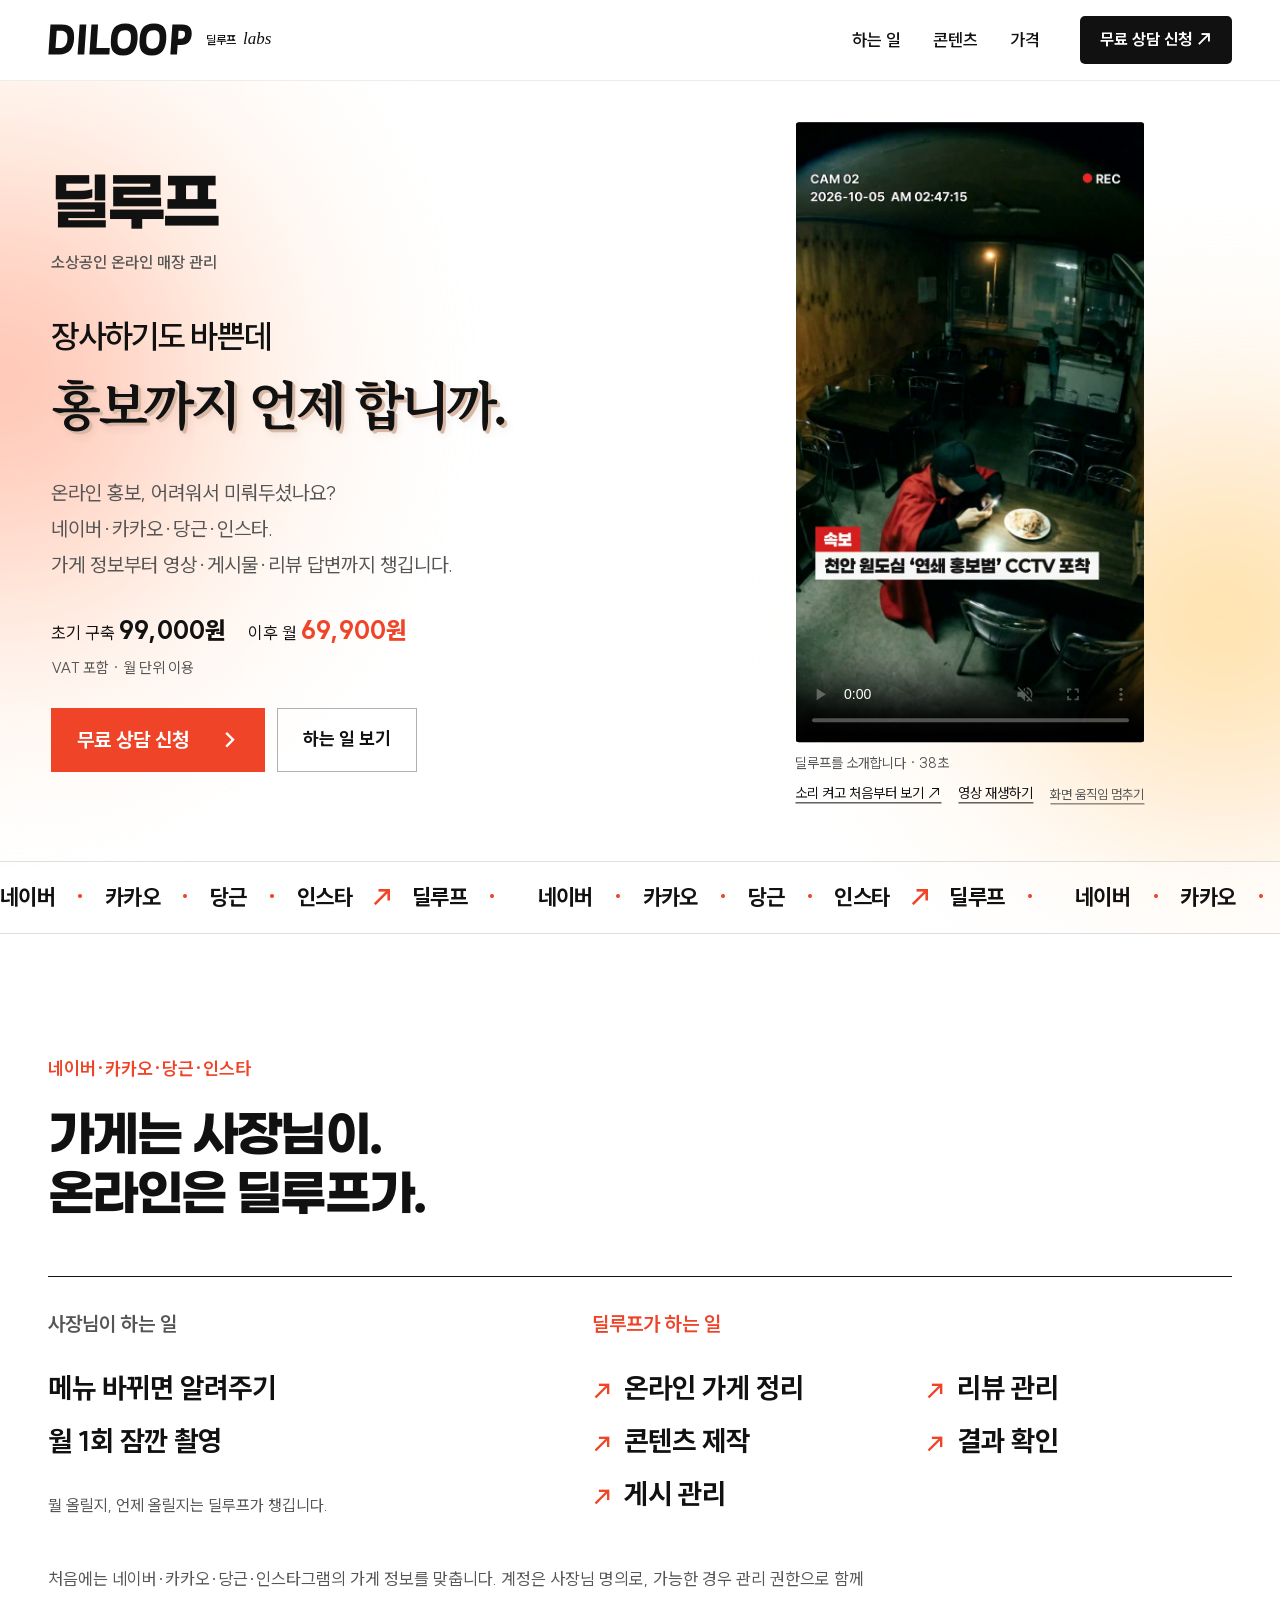
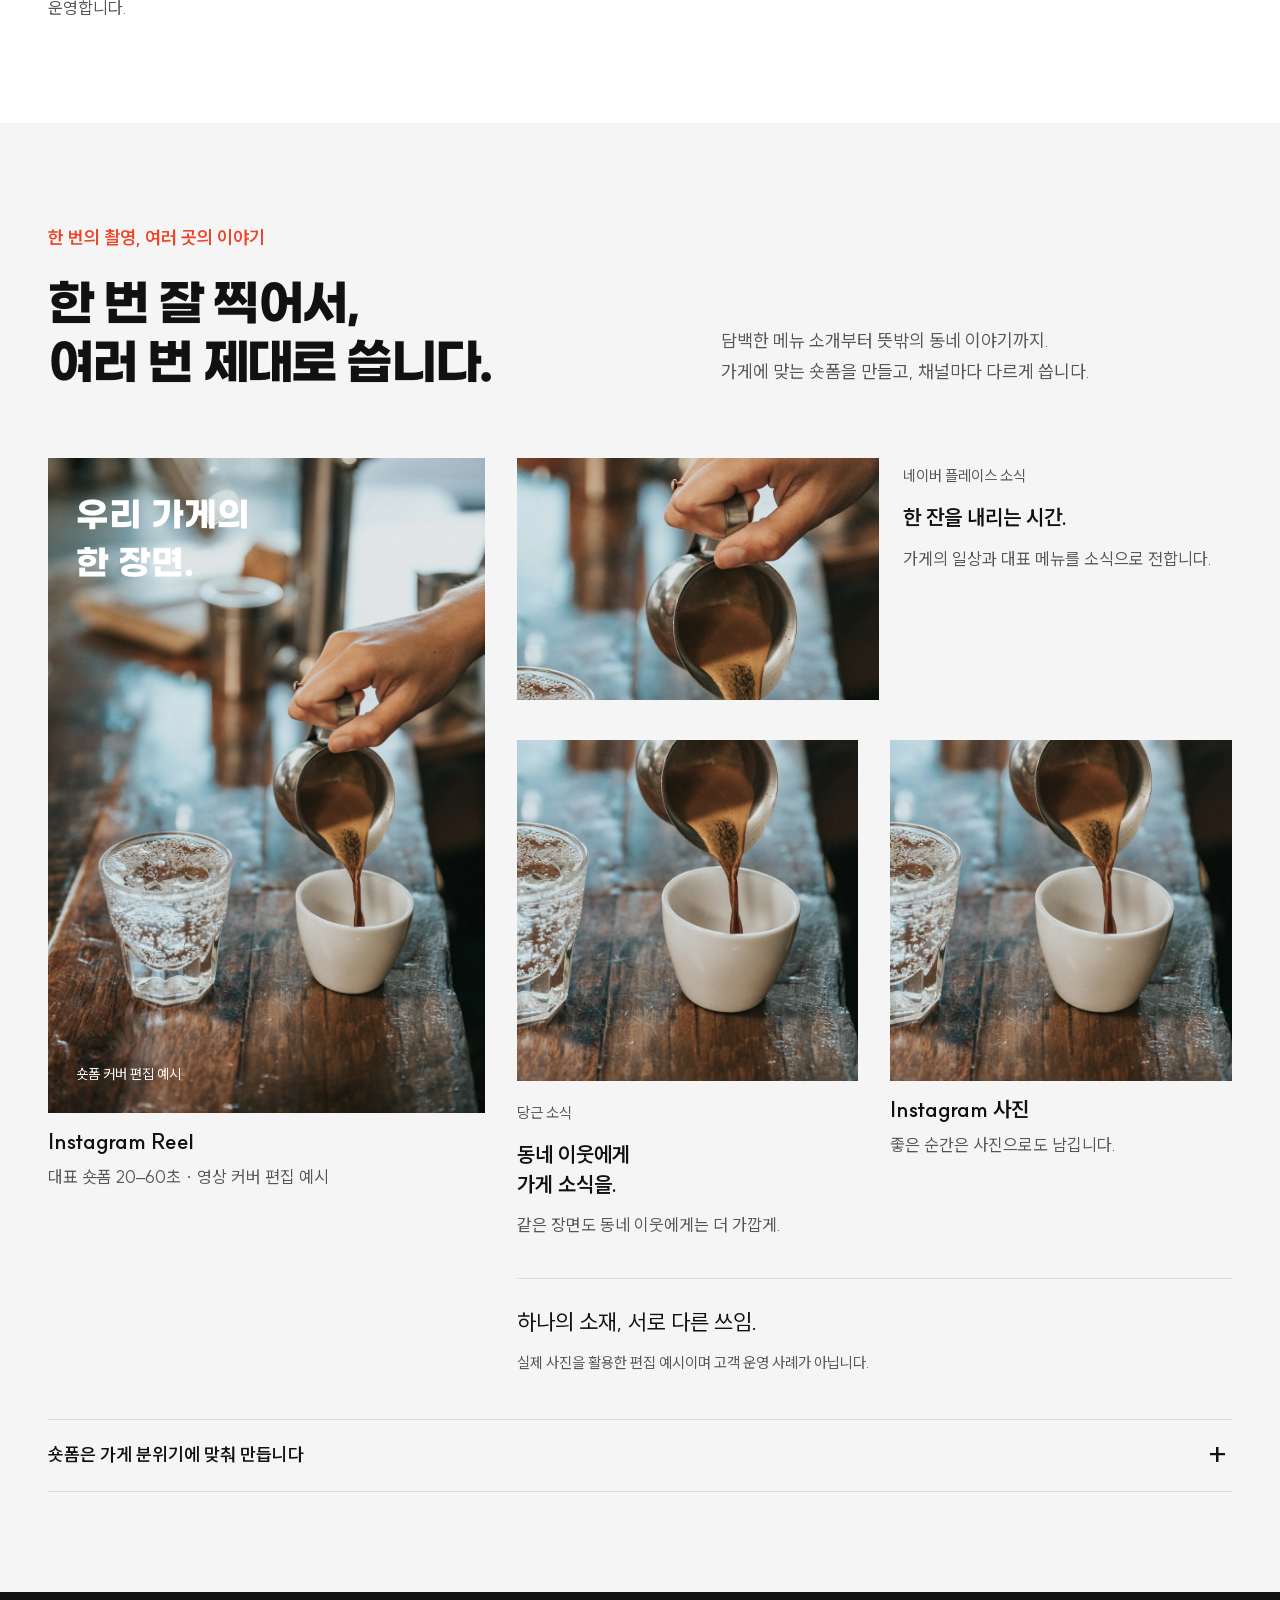
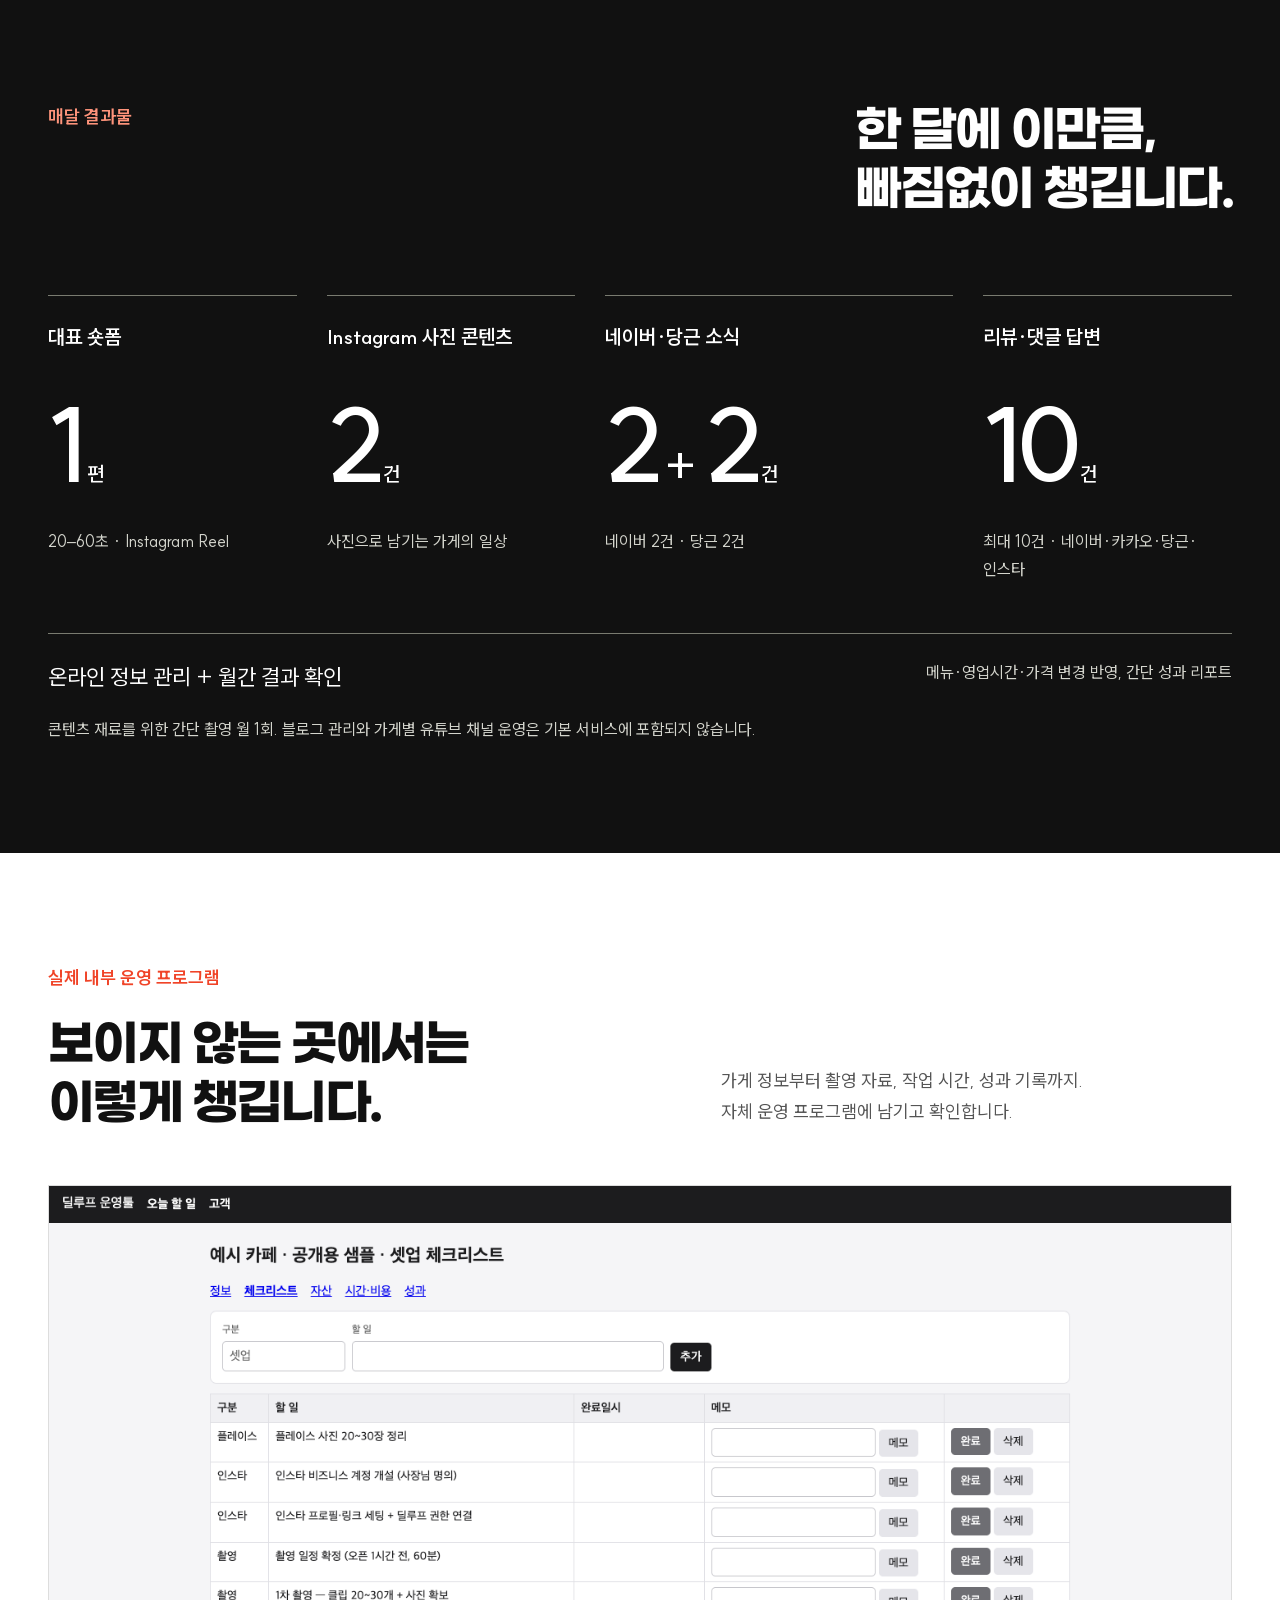
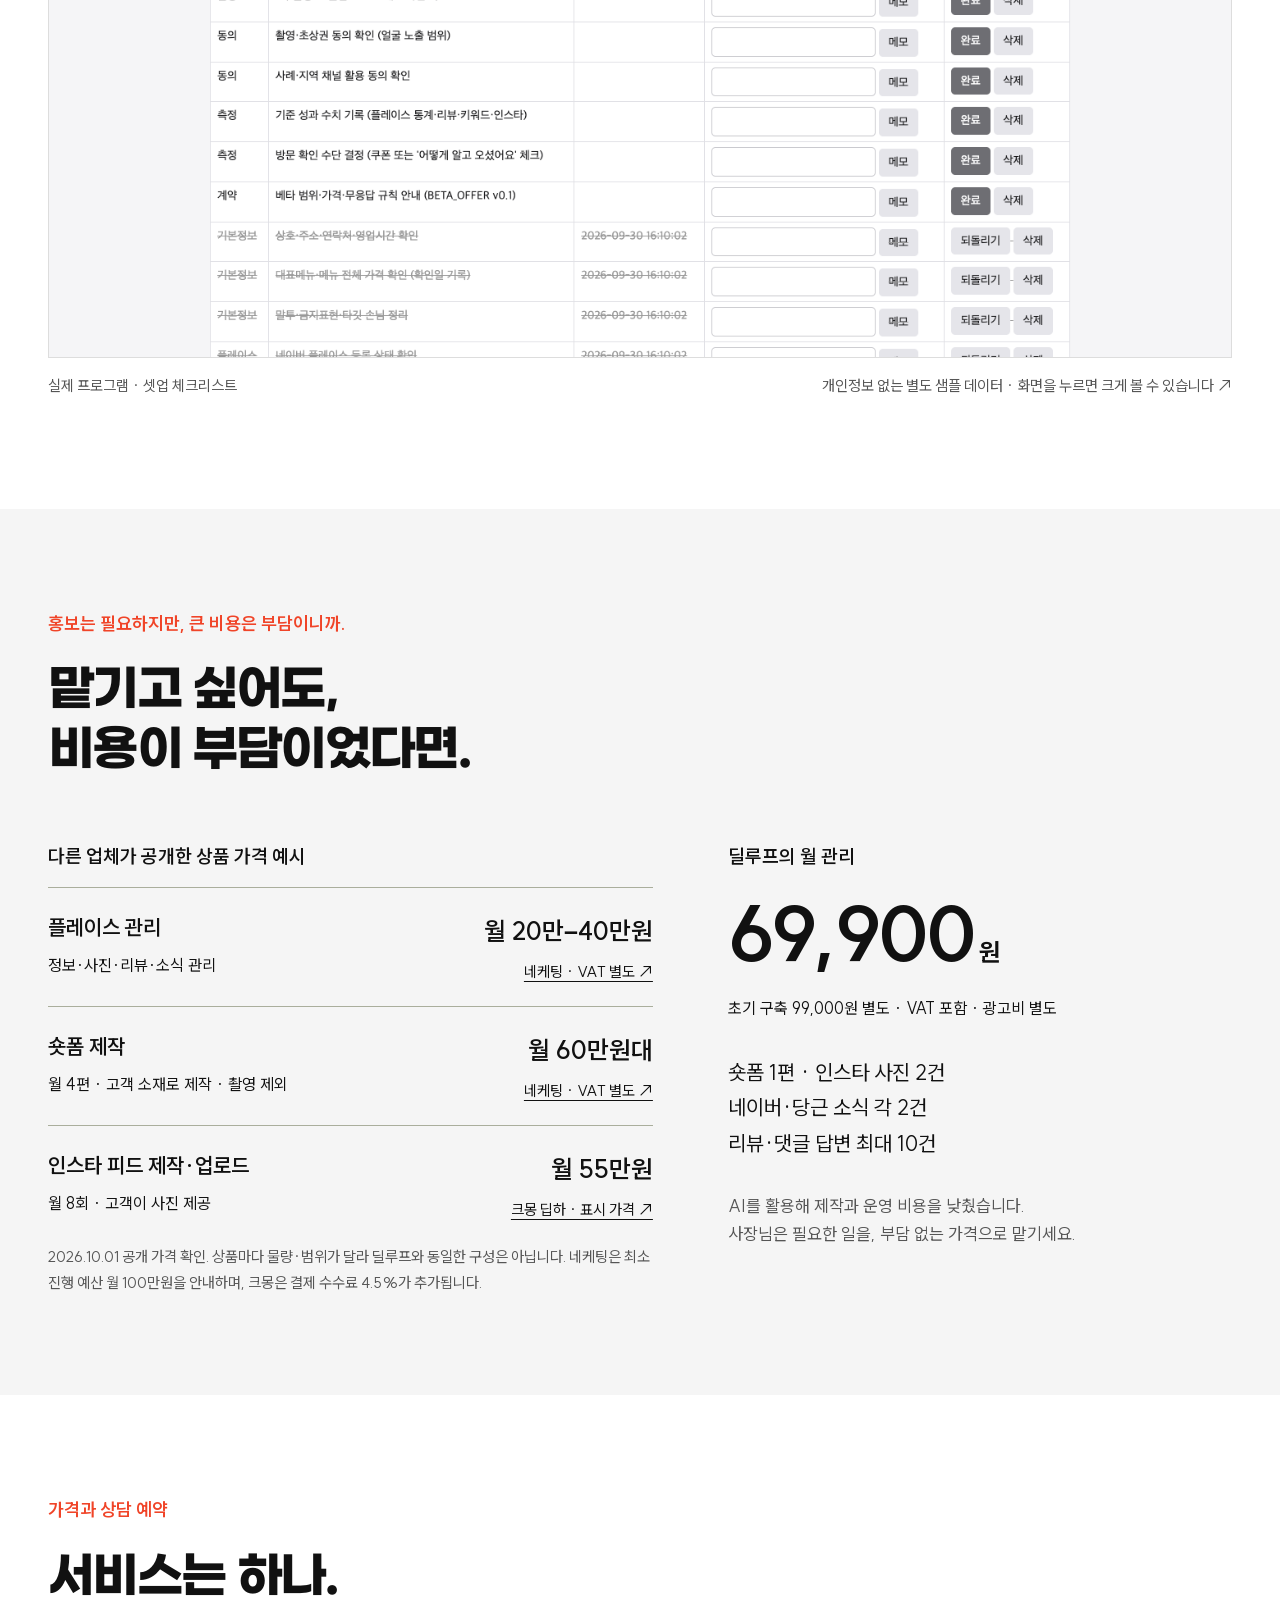
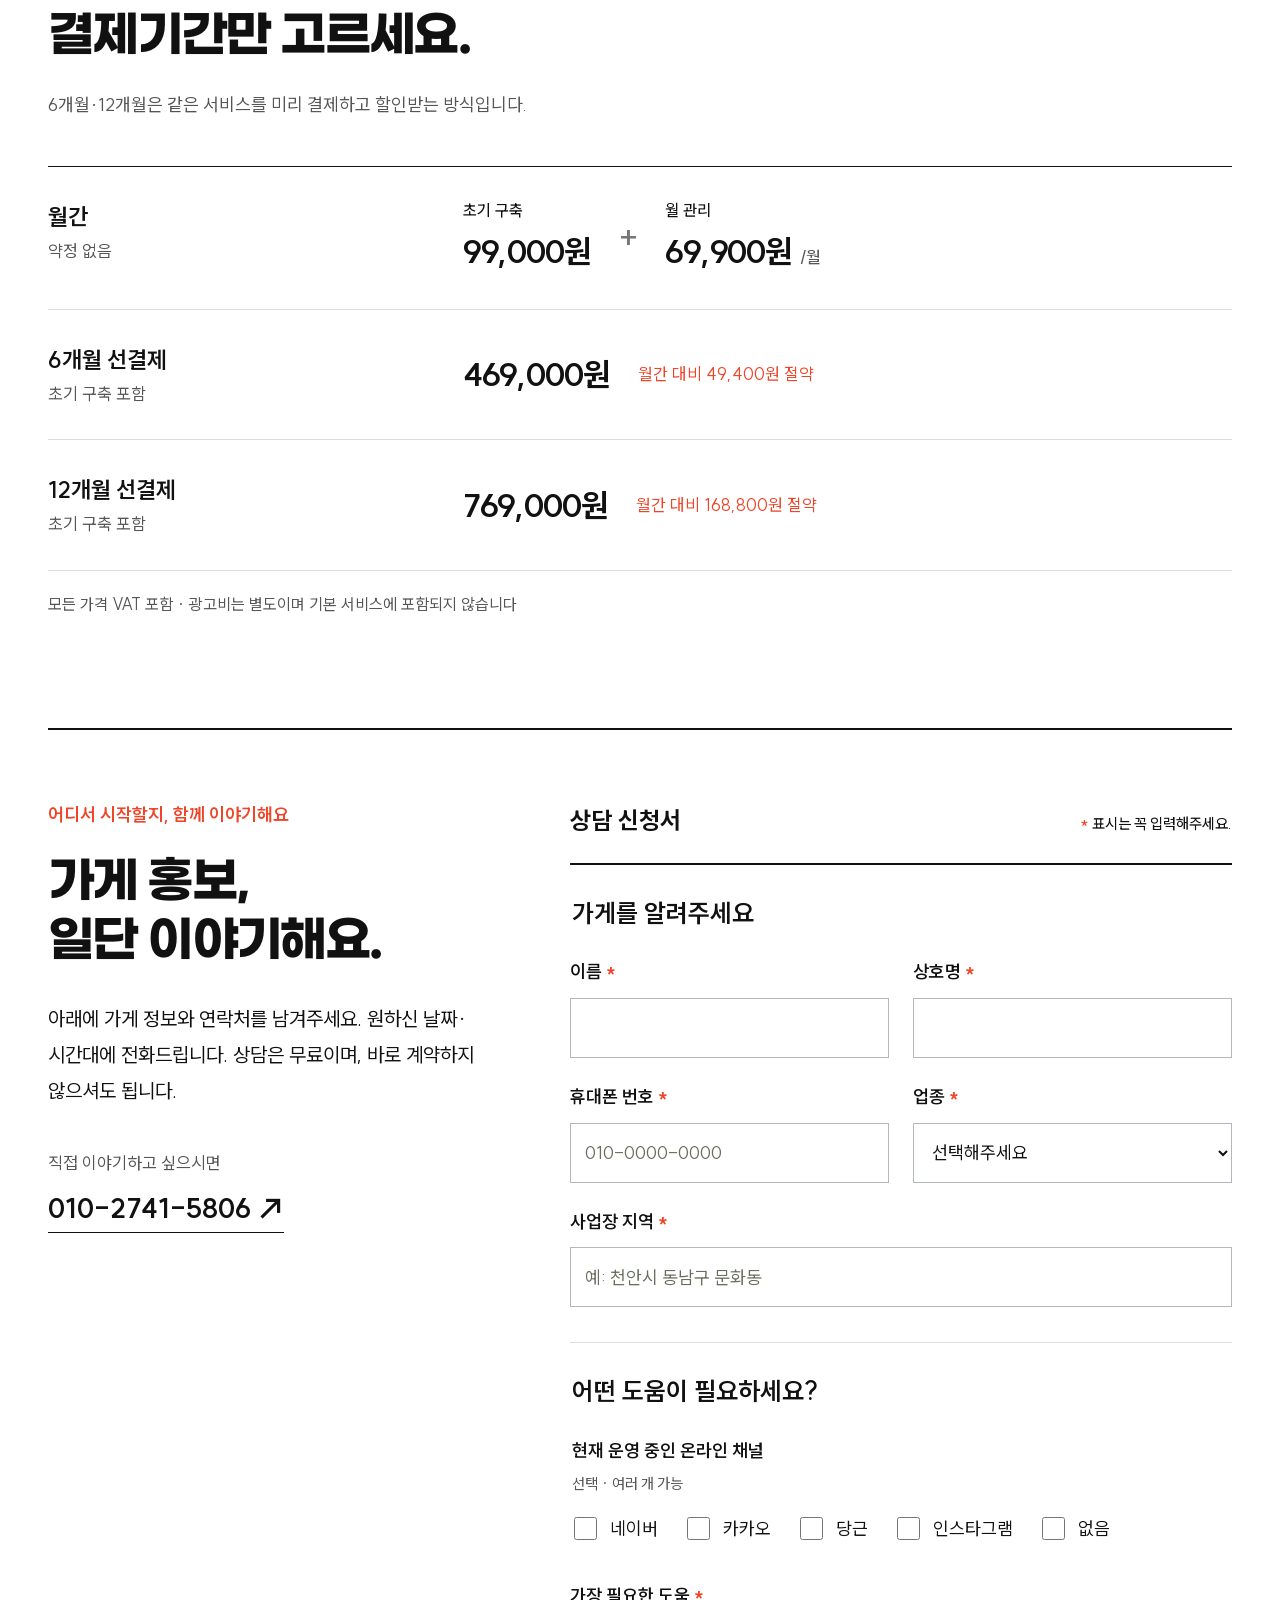
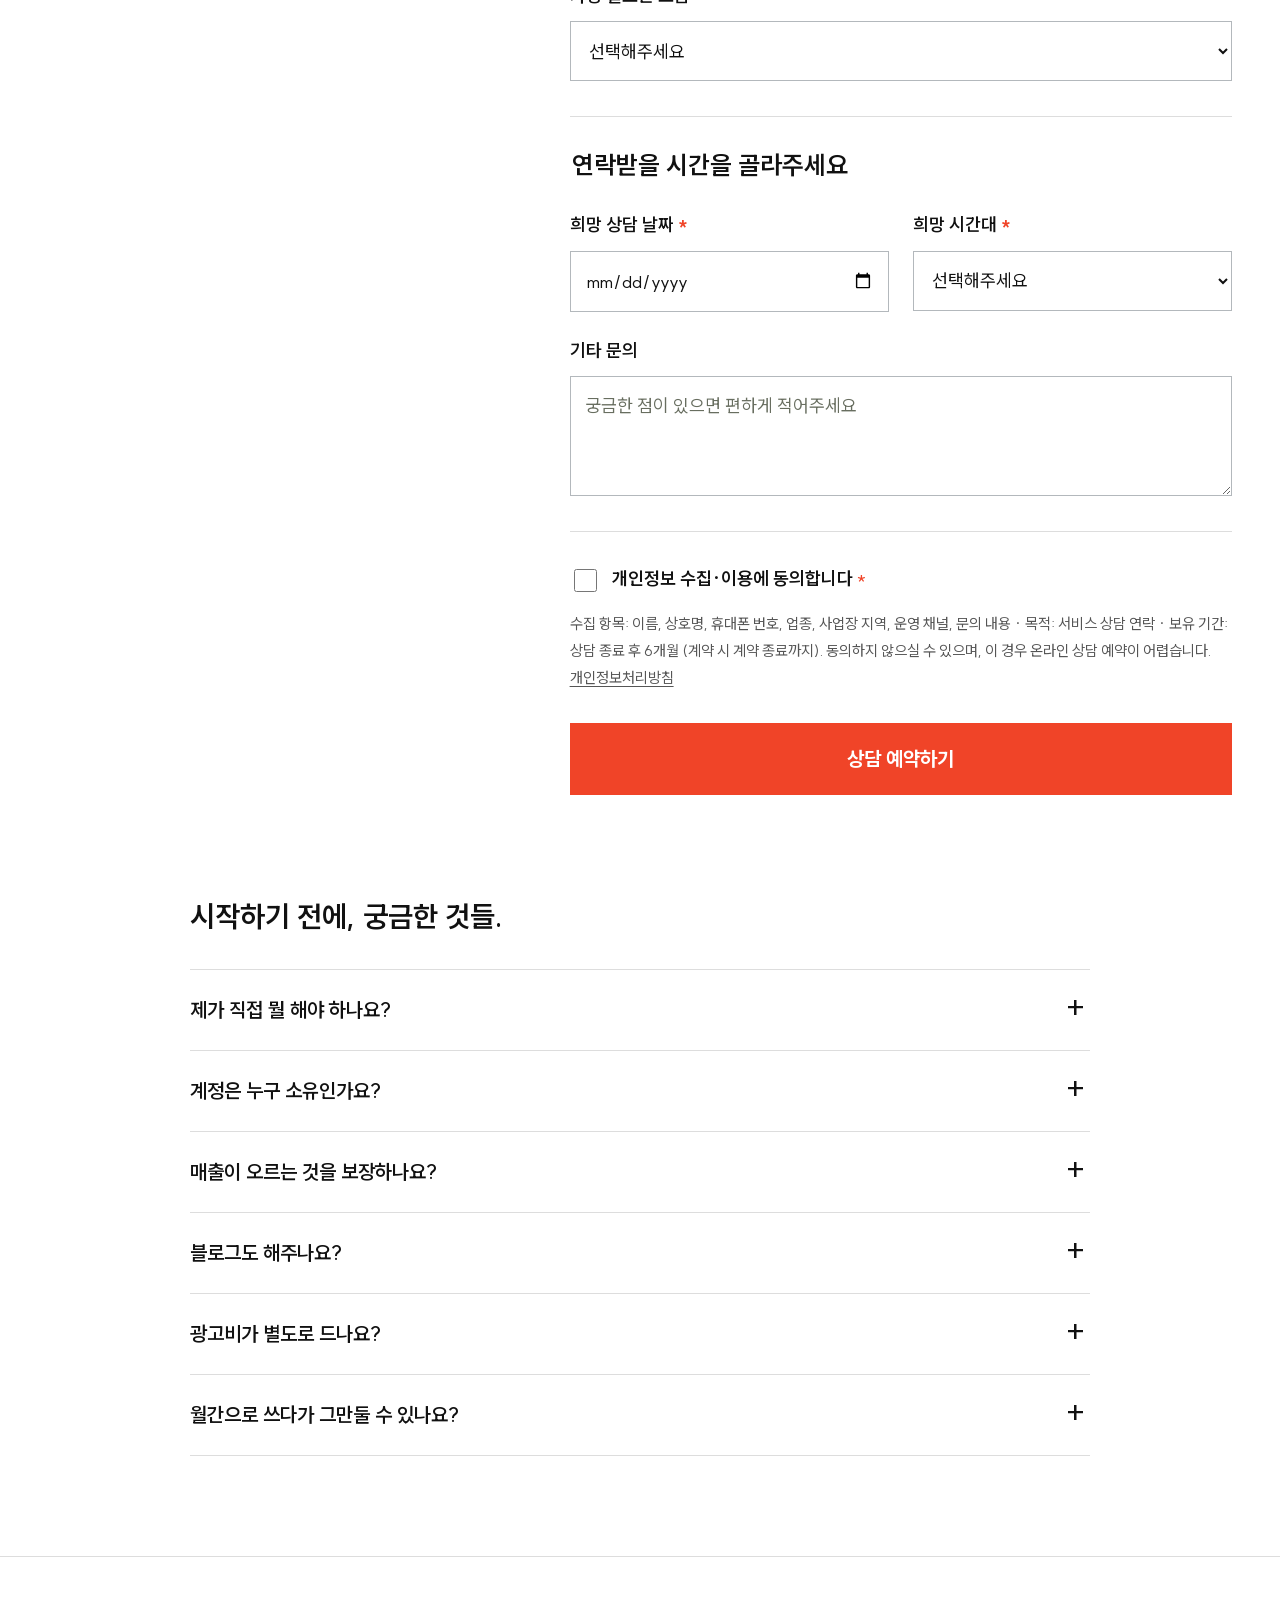
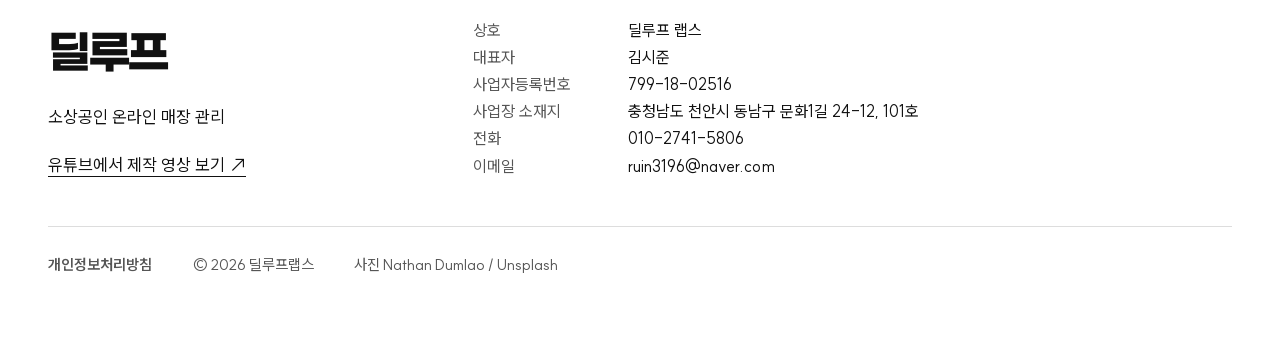
<file: index.html>
<!doctype html>
<html lang="ko">
<head>
<meta charset="utf-8">
<meta name="viewport" content="width=device-width, initial-scale=1">
<title>딜루프랩스 · 소상공인 온라인 매장 관리</title>
<meta name="description" content="어려워서 미뤘던 가게 홍보, 이제 부담 없이 시작하세요. 가게 정보부터 숏폼·게시물·리뷰 답변까지. 초기 구축 99,000원 · 월 69,900원.">
<meta property="og:title" content="딜루프 소상공인 온라인 매장 관리">
<meta property="og:description" content="어디서부터 해야 할지 몰라도, 직접 챙길 시간이 없어도. 가게 정보부터 숏폼·게시물·리뷰 답변까지 딜루프가 챙깁니다.">
<meta property="og:type" content="website">
<meta name="theme-color" content="#171b18">
<link rel="icon" href="favicon.svg" type="image/svg+xml">
<link rel="preload" href="assets/gmarket-sans-bold.woff" as="font" type="font/woff" crossorigin>
<link rel="preload" href="assets/suit-variable.woff2" as="font" type="font/woff2" crossorigin>
<link rel="stylesheet" href="styles.css?v=14">
</head>
<body>
<a class="skip-link" href="#main">본문으로 건너뛰기</a>
<header class="top">
  <div class="wrap top-in">
    <a href="#" class="logo" aria-label="딜루프랩스 홈"><img class="logo-mark" src="assets/diloop-wordmark.svg" width="285" height="65" alt="DILOOP"><span class="logo-signature"><b>딜루프</b><i>labs</i></span></a>
    <nav class="nav" aria-label="주요 메뉴"><a href="#service">하는 일</a><a href="#how">콘텐츠</a><a href="#price">가격</a></nav>
    <a href="#book" class="header-cta">무료 상담 신청 <span aria-hidden="true">↗</span></a>
  </div>
</header>
<main id="main">
<section class="hero" aria-labelledby="hero-title">
  <div class="hero-aurora" aria-hidden="true"><span></span><span></span></div>
  <div class="hero-in">
    <div class="hero-copy">
      <p class="hero-brand">딜루프 <span>소상공인 온라인 매장 관리</span></p>
      <h1 id="hero-title"><span class="hero-prelude">장사하기도 바쁜데</span><span class="headline-line"><span>홍보까지 언제 합니까.</span></span></h1>
      <p class="lead">온라인 홍보, 어려워서 미뤄두셨나요?<br>네이버·카카오·당근·인스타.<br>가게 정보부터 영상·게시물·리뷰 답변까지 챙깁니다.</p>
      <p class="hero-price"><span>초기 구축 <b>99,000원</b></span><span>이후 월 <b>69,900원</b></span><small>VAT 포함 · 월 단위 이용</small></p>
      <div class="hero-ctas"><a href="#book" class="btn btn-accent">무료 상담 신청 <span aria-hidden="true">→</span></a><a href="#service" class="btn btn-outline">하는 일 보기</a></div>
    </div>
    <div class="hero-film">
      <video id="brand-film" width="720" height="1280" poster="assets/diloop-film-poster.jpg" autoplay muted loop playsinline controls preload="metadata" aria-label="딜루프 홍보영상: 동네 가게의 홍보를 만드는 이야기"><source src="assets/diloop-film.mp4" type="video/mp4">영상은 <a href="assets/diloop-film.mp4">여기에서 보실 수 있습니다.</a></video>
      <div class="film-caption"><span>딜루프를 소개합니다 · 38초</span><div class="film-actions"><button type="button" id="film-sound" hidden>소리 켜고 처음부터 보기 ↗</button><button type="button" id="film-toggle" hidden>영상 멈추기</button><button type="button" id="page-motion" hidden aria-pressed="false">화면 움직임 멈추기</button></div></div>
    </div>
  </div>
  <div class="hero-ticker" aria-hidden="true"><div><span>네이버 <i>·</i> 카카오 <i>·</i> 당근 <i>·</i> 인스타 <i>↗</i> 딜루프 <i>·</i> </span><span>네이버 <i>·</i> 카카오 <i>·</i> 당근 <i>·</i> 인스타 <i>↗</i> 딜루프 <i>·</i> </span><span>네이버 <i>·</i> 카카오 <i>·</i> 당근 <i>·</i> 인스타 <i>↗</i> 딜루프 <i>·</i> </span><span>네이버 <i>·</i> 카카오 <i>·</i> 당근 <i>·</i> 인스타 <i>↗</i> 딜루프 <i>·</i> </span></div></div>
</section>
<section class="roles wrap" id="service" aria-labelledby="roles-title">
  <div class="section-top"><p class="eyebrow">네이버·카카오·당근·인스타</p><h2 id="roles-title">가게는 사장님이.<br>온라인은 딜루프가.</h2></div>
  <div class="role-split">
    <div class="owner-role"><h3>사장님이 하는 일</h3><ul><li>메뉴 바뀌면 알려주기</li><li>월 1회 잠깐 촬영</li></ul><p class="fine">뭘 올릴지, 언제 올릴지는 딜루프가 챙깁니다.</p></div>
    <div class="studio-role"><h3>딜루프가 하는 일</h3><ul><li>온라인 가게 정리</li><li>콘텐츠 제작</li><li>게시 관리</li><li>리뷰 관리</li><li>결과 확인</li></ul></div>
  </div>
  <p class="role-note">처음에는 네이버·카카오·당근·인스타그램의 가게 정보를 맞춥니다. 계정은 사장님 명의로, 가능한 경우 관리 권한으로 함께 운영합니다.</p>
</section>
<section class="content-story" id="how" aria-labelledby="content-title">
  <div class="wrap">
    <div class="story-heading"><p class="eyebrow">한 번의 촬영, 여러 곳의 이야기</p><h2 id="content-title">한 번 잘 찍어서,<br>여러 번 제대로 씁니다.</h2><p class="story-intro">담백한 메뉴 소개부터 뜻밖의 동네 이야기까지.<br>가게에 맞는 숏폼을 만들고, 채널마다 다르게 씁니다.</p></div>
    <div class="editorial">
      <figure class="reel-piece"><div class="reel-cover"><img src="assets/coffee-work.webp" alt="커피를 따르는 세로 영상의 커버 편집 예시" width="1800" height="2700"><p>우리 가게의<br>한 장면.</p><span class="cover-meta">숏폼 커버 편집 예시</span></div><figcaption><b>Instagram Reel</b><span>대표 숏폼 20–60초 · 영상 커버 편집 예시</span></figcaption></figure>
      <figure class="place-piece"><img src="assets/coffee-detail.webp" width="900" height="600" alt="커피를 따르는 장면을 가로로 편집한 네이버 소식용 사진"><figcaption><span class="channel-label">네이버 플레이스 소식</span><b>한 잔을 내리는 시간.</b><p>가게의 일상과 대표 메뉴를 소식으로 전합니다.</p></figcaption></figure>
      <figure class="carrot-piece"><figcaption><span class="channel-label">당근 소식</span><b>동네 이웃에게<br>가게 소식을.</b><p>같은 장면도 동네 이웃에게는 더 가깝게.</p></figcaption><img src="assets/coffee-square.webp" width="800" height="800" alt="컵과 커피가 중심이 되도록 편집한 당근 소식용 사진"></figure>
      <figure class="instagram-piece"><img src="assets/coffee-square.webp" width="800" height="800" alt="오늘의 커피를 담은 인스타그램 사진 콘텐츠 편집 예시"><figcaption><b>Instagram 사진</b><span>좋은 순간은 사진으로도 남깁니다.</span></figcaption></figure>
      <p class="editorial-note">하나의 소재, 서로 다른 쓰임.<br><span>실제 사진을 활용한 편집 예시이며 고객 운영 사례가 아닙니다.</span></p>
    </div>
    <details class="scope-note"><summary>숏폼은 가게 분위기에 맞춰 만듭니다</summary><p>비주얼 컷, 사장님의 가게 이야기, 동네 이야기, 허무개그, AI 동네괴담, 미니 다큐 등 가게에 맞는 형식을 고릅니다. 가게 동의가 있을 때만 딜루프의 지역 Shorts 채널에서도 한 번 더 소개합니다.</p></details>
  </div>
</section>
<section class="monthly" aria-labelledby="monthly-title"><div class="wrap">
  <div class="monthly-heading"><p class="eyebrow">매달 결과물</p><h2 id="monthly-title">한 달에 이만큼,<br>빠짐없이 챙깁니다.</h2></div>
  <dl class="deliverables"><div><dt>대표 숏폼</dt><dd>1<span>편</span></dd><dd class="deliverable-note">20–60초 · Instagram Reel</dd></div><div><dt>Instagram 사진 콘텐츠</dt><dd>2<span>건</span></dd><dd class="deliverable-note">사진으로 남기는 가게의 일상</dd></div><div class="news-quantity"><dt>네이버·당근 소식</dt><dd>2<span class="plus">+</span>2<span>건</span></dd><dd class="deliverable-note">네이버 2건 · 당근 2건</dd></div><div><dt>리뷰·댓글 답변</dt><dd>10<span>건</span></dd><dd class="deliverable-note">최대 10건 · 네이버·카카오·당근·인스타</dd></div></dl>
  <div class="monthly-foot"><p>온라인 정보 관리 + 월간 결과 확인</p><span>메뉴·영업시간·가격 변경 반영, 간단 성과 리포트</span></div>
  <p class="fine">콘텐츠 재료를 위한 간단 촬영 월 1회. 블로그 관리와 가게별 유튜브 채널 운영은 기본 서비스에 포함되지 않습니다.</p>
</div></section>
<section class="operations wrap" aria-labelledby="operations-title">
  <div class="ops-heading"><p class="eyebrow">실제 내부 운영 프로그램</p><h2 id="operations-title">보이지 않는 곳에서는<br>이렇게 챙깁니다.</h2><p>가게 정보부터 촬영 자료, 작업 시간, 성과 기록까지.<br>자체 운영 프로그램에 남기고 확인합니다.</p></div>
  <figure class="ops-figure"><a href="assets/operations.webp" target="_blank" rel="noopener" aria-label="실제 운영 화면 크게 보기, 새 창"><img src="assets/operations.webp" width="1440" height="940" alt="딜루프 실제 내부 운영 프로그램의 셋업 체크리스트. 개인정보 없는 예시 카페로 실행한 화면."></a><figcaption><span>실제 프로그램 · 셋업 체크리스트</span><span>개인정보 없는 별도 샘플 데이터 · 화면을 누르면 크게 볼 수 있습니다 ↗</span></figcaption></figure>
</section>
<section class="price-reservation" id="price" aria-labelledby="price-title">
  <div class="value-intro"><div class="wrap">
    <p class="eyebrow">홍보는 필요하지만, 큰 비용은 부담이니까.</p>
    <h2>맡기고 싶어도,<br>비용이 부담이었다면.</h2>
    <div class="value-layout">
      <div class="price-examples">
        <p class="example-label">다른 업체가 공개한 상품 가격 예시</p>
        <dl>
          <div><dt>플레이스 관리<span>정보·사진·리뷰·소식 관리</span></dt><dd>월 20만–40만원<a href="https://neketing.co.kr/marketing-cost/" target="_blank" rel="noopener">네케팅 · VAT 별도 ↗</a></dd></div>
          <div><dt>숏폼 제작<span>월 4편 · 고객 소재로 제작 · 촬영 제외</span></dt><dd>월 60만원대<a href="https://neketing.co.kr/marketing-cost/" target="_blank" rel="noopener">네케팅 · VAT 별도 ↗</a></dd></div>
          <div><dt>인스타 피드 제작·업로드<span>월 8회 · 고객이 사진 제공</span></dt><dd>월 55만원<a href="https://kmong.com/gig/539563" target="_blank" rel="noopener">크몽 딥하 · 표시 가격 ↗</a></dd></div>
        </dl>
        <p class="comparison-note">2026.10.01 공개 가격 확인. 상품마다 물량·범위가 달라 딜루프와 동일한 구성은 아닙니다. 네케팅은 최소 진행 예산 월 100만원을 안내하며, 크몽은 결제 수수료 4.5%가 추가됩니다.</p>
      </div>
      <div class="value-offer">
        <p class="offer-label">딜루프의 월 관리</p>
        <p class="offer-amount">69,900<span>원</span></p>
        <p class="offer-setup">초기 구축 99,000원 별도 · VAT 포함 · 광고비 별도</p>
        <p class="offer-scope">숏폼 1편 · 인스타 사진 2건<br>네이버·당근 소식 각 2건<br>리뷰·댓글 답변 최대 10건</p>
        <p class="ai-reason">AI를 활용해 제작과 운영 비용을 낮췄습니다.<br>사장님은 필요한 일을, 부담 없는 가격으로 맡기세요.</p>
      </div>
    </div>
  </div></div>
  <div class="wrap pricing-detail">
  <div class="price-heading"><p class="eyebrow">가격과 상담 예약</p><h2 id="price-title">서비스는 하나.<br>결제기간만 고르세요.</h2><p>6개월·12개월은 같은 서비스를 미리 결제하고 할인받는 방식입니다.</p></div>
    <div class="price-table" role="table" aria-label="결제기간별 가격">
      <div class="pt-row pt-main" role="row">
        <div class="pt-k" role="cell"><b>월간</b><span>약정 없음</span></div>
        <div class="pt-v" role="cell">
          <p><small>초기 구축</small>99,000원</p>
          <p class="plus">+</p>
          <p><small>월 관리</small>69,900원<em>/월</em></p>
        </div>
      </div>
      <div class="pt-row" role="row">
        <div class="pt-k" role="cell"><b>6개월 선결제</b><span>초기 구축 포함</span></div>
        <div class="pt-v" role="cell"><p class="one">469,000원</p><span class="save">월간 대비 49,400원 절약</span></div>
      </div>
      <div class="pt-row" role="row">
        <div class="pt-k" role="cell"><b>12개월 선결제</b><span>초기 구축 포함</span></div>
        <div class="pt-v" role="cell"><p class="one">769,000원</p><span class="save">월간 대비 168,800원 절약</span></div>
      </div>
      <p class="pt-foot">모든 가격 VAT 포함 · 광고비는 별도이며 기본 서비스에 포함되지 않습니다</p>
    </div>
  <div class="booking-block" id="book"><div class="book-in"><div class="book-copy"><p class="eyebrow">어디서 시작할지, 함께 이야기해요</p><h2>가게 홍보,<br>일단 이야기해요.</h2><p class="body">아래에 가게 정보와 연락처를 남겨주세요. 원하신 날짜·시간대에 전화드립니다. 상담은 무료이며, 바로 계약하지 않으셔도 됩니다.</p><p class="book-contact">직접 이야기하고 싶으시면<br><a href="tel:01027415806">010-2741-5806 ↗</a></p></div>
    <div class="book-card"><p class="form-intro">상담 신청서 <span><em>*</em> 표시는 꼭 입력해주세요.</span></p>
      <form name="booking" id="booking" novalidate>
        <p class="hp"><label>이 칸은 비워두세요 <input name="company_website" tabindex="-1" autocomplete="off"></label></p>

        <fieldset class="form-group"><legend>가게를 알려주세요</legend><div class="f-grid">
          <label class="f"><span>이름 <em>*</em></span><input name="name" required autocomplete="name" maxlength="40"></label>
          <label class="f"><span>상호명 <em>*</em></span><input name="shop" required autocomplete="organization" maxlength="60"></label>
          <label class="f"><span>휴대폰 번호 <em>*</em></span><input name="phone" type="tel" inputmode="numeric" required autocomplete="tel" placeholder="010-0000-0000" maxlength="13"></label>
          <label class="f"><span>업종 <em>*</em></span>
            <select name="industry" required>
              <option value="">선택해주세요</option>
              <option>식당</option><option>실내포차·주점</option><option>카페·베이커리</option>
              <option>미용실</option><option>네일·뷰티</option><option>휴대폰 매장</option>
              <option>정육점·식료품</option><option>세탁소</option><option>학원·교습소</option>
              <option>1인 서비스업</option><option>기타</option>
            </select>
          </label>
          <label class="f f-wide"><span>사업장 지역 <em>*</em></span><input name="region" required maxlength="60" placeholder="예: 천안시 동남구 문화동"></label>
        </div>

        </fieldset>
        <fieldset class="form-group"><legend>어떤 도움이 필요하세요?</legend>
        <fieldset class="f f-wide">
          <legend>현재 운영 중인 온라인 채널 <span class="optional">선택 · 여러 개 가능</span></legend>
          <div class="checks">
            <label><input type="checkbox" name="channels" value="네이버"><span>네이버</span></label>
            <label><input type="checkbox" name="channels" value="카카오"><span>카카오</span></label>
            <label><input type="checkbox" name="channels" value="당근"><span>당근</span></label>
            <label><input type="checkbox" name="channels" value="Instagram"><span>인스타그램</span></label>
            <label><input type="checkbox" name="channels" value="없음" data-none><span>없음</span></label>
          </div>
        </fieldset>

        <div class="f-grid">
          <label class="f f-wide"><span>가장 필요한 도움 <em>*</em></span>
            <select name="need" required>
              <option value="">선택해주세요</option>
              <option>네이버·카카오 등 기본 정보 정리</option>
              <option>인스타그램 운영</option>
              <option>숏폼 영상 제작</option>
              <option>리뷰·댓글 관리</option>
              <option>전체적으로 맡기고 싶어요</option>
              <option>아직 잘 모르겠어요</option>
            </select>
          </label>
        </div></fieldset>
        <fieldset class="form-group"><legend>연락받을 시간을 골라주세요</legend><div class="f-grid">
          <label class="f"><span>희망 상담 날짜 <em>*</em></span><input name="date" type="date" required></label>
          <label class="f"><span>희망 시간대 <em>*</em></span>
            <select name="time" required>
              <option value="">선택해주세요</option>
              <option>오전 (10~12시)</option>
              <option>점심 이후 (12~15시)</option>
              <option>오후 (15~18시)</option>
              <option>저녁 (18시 이후)</option>
            </select>
          </label>
          <label class="f f-wide"><span>기타 문의</span><textarea name="message" rows="3" maxlength="1000" placeholder="궁금한 점이 있으면 편하게 적어주세요"></textarea></label>
        </div>

        </fieldset>
        <div class="consent">
          <label class="c-check"><input type="checkbox" name="privacy_consent" value="동의함" required><span><b>개인정보 수집·이용에 동의합니다</b> <em>*</em></span></label>
          <p>수집 항목: 이름, 상호명, 휴대폰 번호, 업종, 사업장 지역, 운영 채널, 문의 내용 · 목적: 서비스 상담 연락 · 보유 기간: 상담 종료 후 6개월 (계약 시 계약 종료까지). 동의하지 않으실 수 있으며, 이 경우 온라인 상담 예약이 어렵습니다. <a href="privacy.html" target="_blank" rel="noopener">개인정보처리방침</a></p>
        </div>

        <p class="f-error" role="alert" hidden></p>
        <button type="submit" class="btn btn-accent btn-block">상담 예약하기</button>
      </form>

      <div class="done" hidden tabindex="-1">
        <span class="done-mark" aria-hidden="true">✓</span>
        <h3>예약이 접수되었습니다.</h3>
        <p>확인 후 연락드리겠습니다.</p>
      </div>
    </div></div></div>
  <div class="faq-inline" id="faq"><h3>시작하기 전에, 궁금한 것들.</h3>    <div class="faq-list">
      <details>
        <summary>제가 직접 뭘 해야 하나요?</summary>
        <p>기본정보와 메뉴 변경사항 정도만 알려주시면 됩니다. 콘텐츠 원재료는 한 달에 한 번 간단한 촬영으로 확보합니다.</p>
      </details>
      <details>
        <summary>계정은 누구 소유인가요?</summary>
        <p>사장님 명의의 계정을 기본으로 합니다. 딜루프는 가능한 경우 플랫폼이 제공하는 관리 권한으로 운영합니다.</p>
      </details>
      <details>
        <summary>매출이 오르는 것을 보장하나요?</summary>
        <p>보장하지 않습니다. 대신 조회, 길찾기, 프로필 방문, 콘텐츠 반응처럼 확인 가능한 숫자를 매달 보여드립니다.</p>
      </details>
      <details>
        <summary>블로그도 해주나요?</summary>
        <p>현재 기본 관리 상품에는 포함하지 않습니다.</p>
      </details>
      <details>
        <summary>광고비가 별도로 드나요?</summary>
        <p>광고 집행은 기본 서비스에 포함하지 않습니다.</p>
      </details>
      <details>
        <summary>월간으로 쓰다가 그만둘 수 있나요?</summary>
        <p>월간 이용은 장기 약정이 없습니다. 선결제 상품의 해지·환불 기준은 상담과 계약 단계에서 문서로 안내드립니다.</p>
      </details>
    </div></div>
</div></section>
</main>
<footer class="foot">
  <div class="wrap foot-in">
    <div>
      <p class="footer-wordmark">딜루프</p>
      <p class="foot-sub">소상공인 온라인 매장 관리</p>
      <a class="youtube-link" href="https://www.youtube.com/@근데여기" target="_blank" rel="noopener">유튜브에서 제작 영상 보기 ↗</a>
    </div>
    <dl class="biz">
      <div><dt>상호</dt><dd>딜루프 랩스</dd></div>
      <div><dt>대표자</dt><dd>김시준</dd></div>
      <div><dt>사업자등록번호</dt><dd>799-18-02516</dd></div>
      <div><dt>사업장 소재지</dt><dd>충청남도 천안시 동남구 문화1길 24-12, 101호</dd></div>
      <div><dt>전화</dt><dd><a href="tel:01027415806">010-2741-5806</a></dd></div>
      <div><dt>이메일</dt><dd><a href="mailto:ruin3196@naver.com">ruin3196@naver.com</a></dd></div>
    </dl>
    <p class="foot-links"><a href="privacy.html"><b>개인정보처리방침</b></a><span>© 2026 딜루프랩스</span><a href="https://unsplash.com/@nate_dumlao" target="_blank" rel="noopener">사진 Nathan Dumlao / Unsplash</a></p>
  </div>
</footer>

<a href="#book" class="m-cta btn btn-accent" aria-hidden="true" tabindex="-1">상담 예약하기</a>

<script src="app.js?v=5" defer></script>
<script src="design.js?v=3" defer></script>
</body>
</html>
</file>
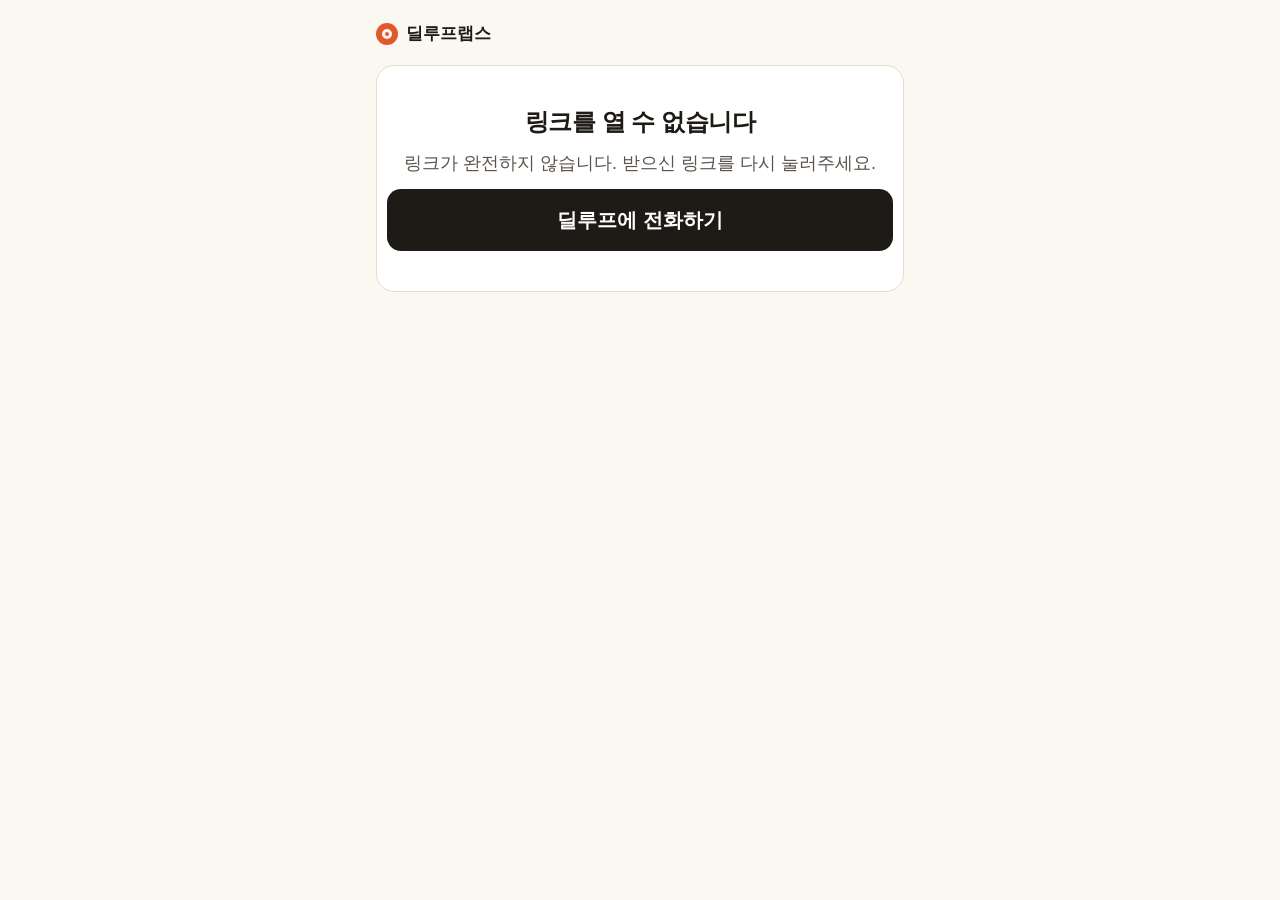
<file: start/index.html>
<!doctype html>
<html lang="ko">
<head>
<meta charset="utf-8">
<meta name="viewport" content="width=device-width, initial-scale=1">
<meta name="robots" content="noindex, nofollow">
<meta name="referrer" content="no-referrer">
<title>온라인 가게 등록 안내 · 딜루프랩스</title>
<link rel="icon" href="../favicon.svg" type="image/svg+xml">
<style>
:root{--bg:#FBF7F1;--card:#fff;--ink:#1E1A16;--ink2:#5C544C;--ink3:#8C8379;--line:#E6DCCD;--accent:#E2582B;--accent2:#B8431C;--soft:#F3EBDF;--ok:#1B7F3B;--bad:#C0331A}
*{box-sizing:border-box}
body{margin:0;background:var(--bg);color:var(--ink);font:19px/1.6 -apple-system,BlinkMacSystemFont,"Apple SD Gothic Neo","Malgun Gothic",sans-serif;word-break:keep-all;overflow-wrap:break-word;-webkit-text-size-adjust:100%}
main{max-width:560px;margin:0 auto;padding:20px 16px 80px}
header{display:flex;align-items:center;gap:8px;font-weight:800;font-size:17px;margin-bottom:18px}
header i{width:22px;height:22px;border-radius:50%;background:var(--accent);position:relative;flex:none}
header i::after{content:"";position:absolute;inset:6px;border-radius:50%;border:3px solid var(--bg)}
h1{font-size:28px;line-height:1.3;margin:0 0 6px;letter-spacing:-.02em}
h2{font-size:24px;line-height:1.35;margin:0 0 10px;letter-spacing:-.02em}
p{margin:0}
.sub{color:var(--ink2);font-size:18px}
.bar{height:8px;border-radius:8px;background:var(--soft);overflow:hidden;margin:16px 0 6px}
.bar b{display:block;height:100%;background:var(--accent);transition:width .3s}
.count{font-size:16px;color:var(--ink3)}
.card{background:var(--card);border:1px solid var(--line);border-radius:18px;padding:20px 18px;margin:18px 0}
.now{border:2px solid var(--accent)}
.tag{display:inline-block;font-size:15px;font-weight:700;color:var(--accent2);background:#FBE6DC;border-radius:99px;padding:3px 10px;margin-bottom:10px}
ol{margin:14px 0 0;padding-left:22px}
ol li{margin:8px 0}
.copy{display:flex;align-items:center;gap:10px;border:1px solid var(--line);border-radius:12px;padding:10px 12px;margin-top:10px;background:var(--bg)}
.copy div{flex:1;min-width:0}
.copy small{display:block;font-size:15px;color:var(--ink3)}
.copy span{display:block;font-size:18px;white-space:pre-wrap}
button,.btn{font:inherit;font-weight:700;border:0;border-radius:14px;min-height:62px;padding:8px 18px;font-size:20px;line-height:1.3;text-align:center;cursor:pointer;display:flex;align-items:center;justify-content:center;text-decoration:none;width:100%;margin-top:12px}
.primary{background:var(--accent);color:#fff}
.dark{background:var(--ink);color:#fff}
.line{background:#fff;color:var(--ink);border:1.5px solid var(--ink)}
.ghost{background:var(--soft);color:var(--ink)}
.small{min-height:52px;width:auto;margin:0;padding:0 16px;font-size:17px;border-radius:10px;flex:none}
button[disabled]{opacity:.55}
.rowbox{padding:14px 0;border-top:1px solid var(--line)}
.rowbox:first-child{border-top:0}
.row{display:flex;align-items:center;justify-content:space-between;gap:10px}
.rowbox .help{border-top:0;margin-top:6px;padding-top:0}
.row b{font-size:18px}
.st{font-size:15px;font-weight:700;border-radius:8px;padding:3px 9px;background:var(--soft);white-space:nowrap}
.st.COMPLETE{background:#D1FAE5;color:var(--ok)}
.st.NEED_HELP{background:#FDE2DD;color:var(--bad)}
.rowwrap{flex:1;min-width:0}
.rowwrap p{font-size:16px;color:var(--ink2);margin-top:2px}
.help{margin-top:14px;border-top:1px dashed var(--line);padding-top:6px}
textarea{font:inherit;width:100%;min-height:110px;border:1.5px solid var(--line);border-radius:12px;padding:12px;margin-top:10px}
input[type=file]{font:inherit;width:100%;margin-top:10px}
.note{font-size:16px;color:var(--ink3);margin-top:10px}
.center{text-align:center;padding:40px 10px}
.call{background:#fff;color:var(--ink);border:2px solid var(--ink);margin-top:16px}
.call small{display:block;font-size:15px;font-weight:600;color:var(--ink2)}
.stepper{margin-top:14px;border:1px solid var(--line);border-radius:14px;background:var(--bg);padding:16px}
.stepper .n{font-size:15px;font-weight:700;color:var(--accent2)}
.stepper .t{font-size:21px;line-height:1.5;margin-top:6px;min-height:4.5em}
.stepper .nav{display:flex;gap:10px}
.stepper .nav button{flex:1}
[hidden]{display:none!important}
</style>
</head>
<body>
<main>
  <header><i aria-hidden="true"></i>딜루프랩스</header>
  <div id="loading" class="center sub">불러오는 중입니다…</div>
  <div id="fatal" class="card center" hidden>
    <h2>링크를 열 수 없습니다</h2>
    <p class="sub" id="fatal-text"></p>
    <a class="btn dark" href="tel:01027415806">딜루프에 전화하기</a>
  </div>
  <div id="app" hidden>
    <h1 id="hello"></h1>
    <p class="sub">한 번에 한 가지만 하시면 됩니다. 비밀번호는 어디에도 알려주지 않으셔도 됩니다.</p>
    <a class="btn call" href="tel:01027415806"><span>어려우시면 전화 주세요<small>딜루프 010-2741-5806</small></span></a>
    <div class="bar"><b id="bar"></b></div>
    <p class="count" id="count"></p>
    <div id="now"></div>
    <div class="card" id="list"></div>
    <p class="note" id="version"></p>
  </div>
</main>
<script src="config.js?v=2"></script>
<script src="start.js?v=2"></script>
</body>
</html>
</file>
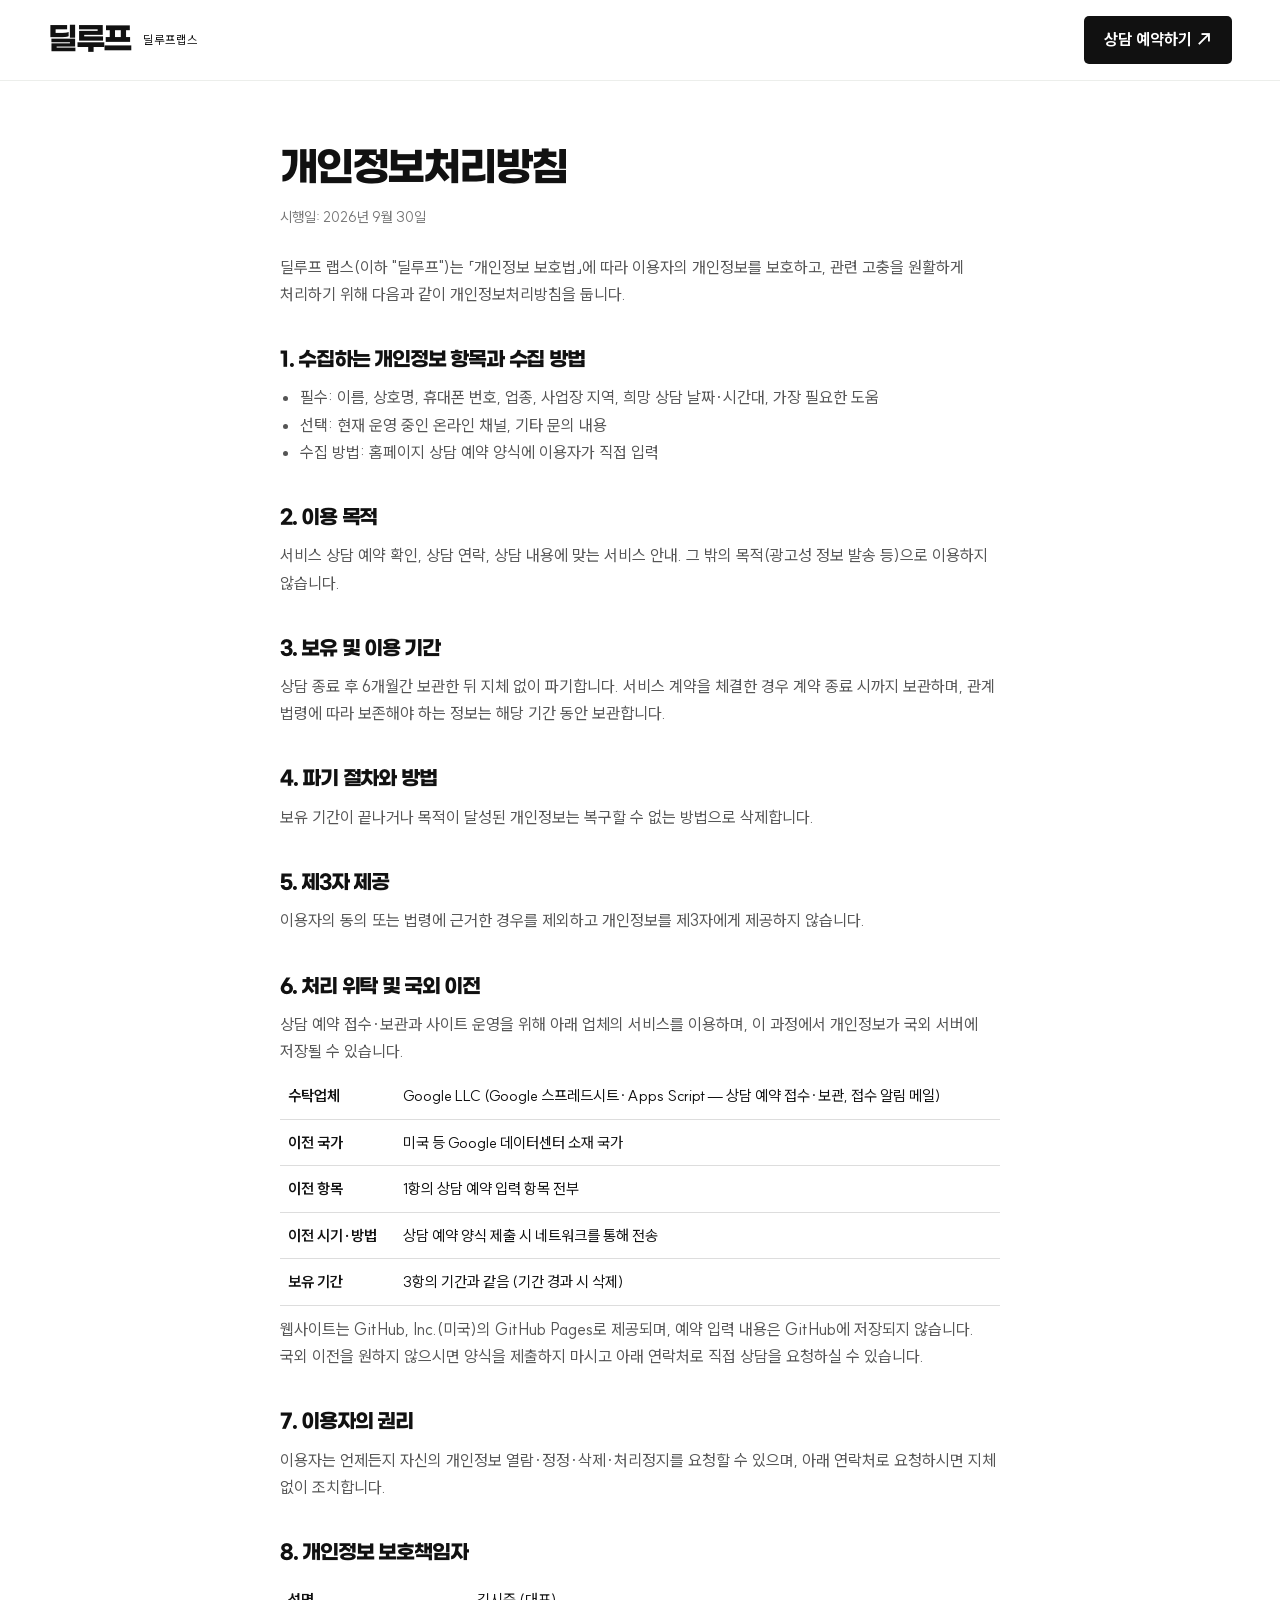
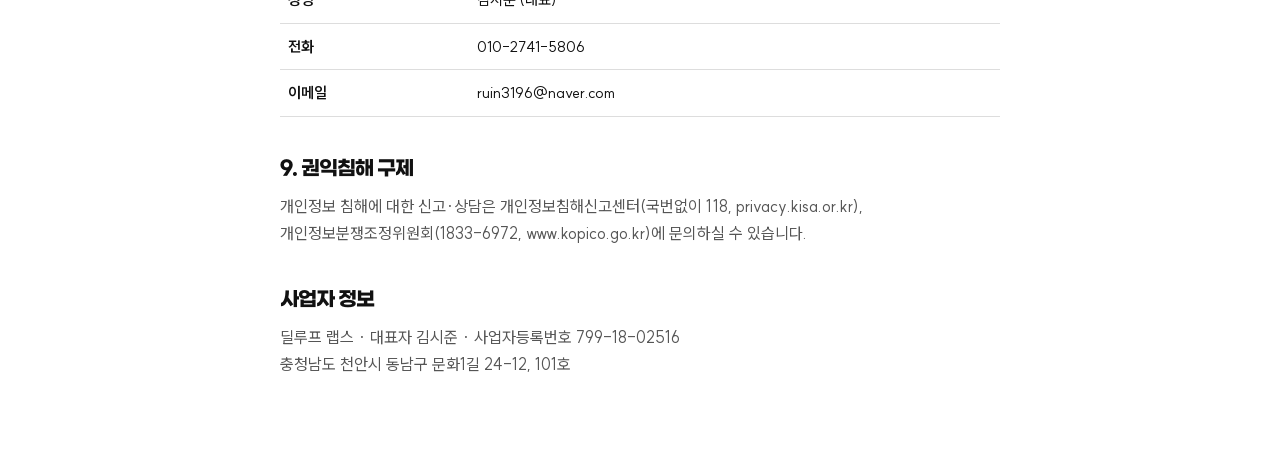
<file: privacy.html>
<!doctype html>
<html lang="ko">
<head>
<meta charset="utf-8">
<meta name="viewport" content="width=device-width, initial-scale=1">
<title>개인정보처리방침 · 딜루프랩스</title>
<link rel="icon" href="favicon.svg" type="image/svg+xml">

<link rel="stylesheet" href="styles.css">
<style>
.doc{max-width:760px;margin:0 auto;padding:64px 20px 96px}
.doc h1{font-size:clamp(28px,5vw,40px);margin-bottom:12px}
.doc h2{font-size:20px;margin:40px 0 12px}
.doc p,.doc li{color:var(--ink-2);font-size:16px}
.doc ul{padding-left:20px;margin:8px 0}
.doc table{width:100%;border-collapse:collapse;font-size:15px;margin-top:8px}
.doc th,.doc td{text-align:left;border-bottom:1px solid var(--line);padding:10px 8px;vertical-align:top}
.doc th{white-space:nowrap;color:var(--ink)}
.doc .meta{color:var(--ink-3);font-size:14px}
</style>
</head>
<body>
<header class="top"><div class="wrap top-in"><a href="index.html" class="logo" aria-label="딜루프랩스 홈"><span class="wordmark">딜루프</span><span class="logo-ko">딜루프랩스</span></a><a href="index.html#book" class="header-cta" style="margin-left:auto">상담 예약하기 ↗</a></div></header>
<main class="doc">
<h1>개인정보처리방침</h1>
<p class="meta">시행일: 2026년 9월 30일</p>

<p style="margin-top:24px">딜루프 랩스(이하 "딜루프")는 「개인정보 보호법」에 따라 이용자의 개인정보를 보호하고, 관련 고충을 원활하게 처리하기 위해 다음과 같이 개인정보처리방침을 둡니다.</p>

<h2>1. 수집하는 개인정보 항목과 수집 방법</h2>
<ul>
  <li>필수: 이름, 상호명, 휴대폰 번호, 업종, 사업장 지역, 희망 상담 날짜·시간대, 가장 필요한 도움</li>
  <li>선택: 현재 운영 중인 온라인 채널, 기타 문의 내용</li>
  <li>수집 방법: 홈페이지 상담 예약 양식에 이용자가 직접 입력</li>
</ul>

<h2>2. 이용 목적</h2>
<p>서비스 상담 예약 확인, 상담 연락, 상담 내용에 맞는 서비스 안내. 그 밖의 목적(광고성 정보 발송 등)으로 이용하지 않습니다.</p>

<h2>3. 보유 및 이용 기간</h2>
<p>상담 종료 후 6개월간 보관한 뒤 지체 없이 파기합니다. 서비스 계약을 체결한 경우 계약 종료 시까지 보관하며, 관계 법령에 따라 보존해야 하는 정보는 해당 기간 동안 보관합니다.</p>

<h2>4. 파기 절차와 방법</h2>
<p>보유 기간이 끝나거나 목적이 달성된 개인정보는 복구할 수 없는 방법으로 삭제합니다.</p>

<h2>5. 제3자 제공</h2>
<p>이용자의 동의 또는 법령에 근거한 경우를 제외하고 개인정보를 제3자에게 제공하지 않습니다.</p>

<h2>6. 처리 위탁 및 국외 이전</h2>
<p>상담 예약 접수·보관과 사이트 운영을 위해 아래 업체의 서비스를 이용하며, 이 과정에서 개인정보가 국외 서버에 저장될 수 있습니다.</p>
<table>
  <tr><th>수탁업체</th><td>Google LLC (Google 스프레드시트·Apps Script — 상담 예약 접수·보관, 접수 알림 메일)</td></tr>
  <tr><th>이전 국가</th><td>미국 등 Google 데이터센터 소재 국가</td></tr>
  <tr><th>이전 항목</th><td>1항의 상담 예약 입력 항목 전부</td></tr>
  <tr><th>이전 시기·방법</th><td>상담 예약 양식 제출 시 네트워크를 통해 전송</td></tr>
  <tr><th>보유 기간</th><td>3항의 기간과 같음 (기간 경과 시 삭제)</td></tr>
</table>
<p style="margin-top:10px">웹사이트는 GitHub, Inc.(미국)의 GitHub Pages로 제공되며, 예약 입력 내용은 GitHub에 저장되지 않습니다. 국외 이전을 원하지 않으시면 양식을 제출하지 마시고 아래 연락처로 직접 상담을 요청하실 수 있습니다.</p>

<h2>7. 이용자의 권리</h2>
<p>이용자는 언제든지 자신의 개인정보 열람·정정·삭제·처리정지를 요청할 수 있으며, 아래 연락처로 요청하시면 지체 없이 조치합니다.</p>

<h2>8. 개인정보 보호책임자</h2>
<table>
  <tr><th>성명</th><td>김시준 (대표)</td></tr>
  <tr><th>전화</th><td>010-2741-5806</td></tr>
  <tr><th>이메일</th><td>ruin3196@naver.com</td></tr>
</table>

<h2>9. 권익침해 구제</h2>
<p>개인정보 침해에 대한 신고·상담은 개인정보침해신고센터(국번없이 118, privacy.kisa.or.kr), 개인정보분쟁조정위원회(1833-6972, www.kopico.go.kr)에 문의하실 수 있습니다.</p>

<h2>사업자 정보</h2>
<p>딜루프 랩스 · 대표자 김시준 · 사업자등록번호 799-18-02516<br>충청남도 천안시 동남구 문화1길 24-12, 101호</p>
</main>
</body>
</html>
</file>
<file: styles.css>
@font-face{font-family:Gmarket;src:url("assets/gmarket-sans-bold.woff") format("woff");font-weight:700 900;font-display:swap}

@font-face{font-family:MaruBuri;src:url("assets/maruburi-bold.woff2") format("woff2");font-weight:700;font-display:swap}

@font-face{font-family:SUIT;src:url("assets/suit-variable.woff2") format("woff2");font-weight:100 900;font-display:swap}

:root{--paper:#ffffff;--ink:#111111;--ink-2:#555555;--ink-3:#777777;--line:#dddddd;--accent:#f04428;--serif:Gmarket,sans-serif;--display:Gmarket,sans-serif;--sans:SUIT,sans-serif}

*{box-sizing:border-box}
html{scroll-behavior:smooth;scroll-padding-top:96px}
body{margin:0;background:var(--paper);color:var(--ink);font:18px/1.7 var(--sans);word-break:keep-all}
h1,h2,h3,p,figure,dl,dd{margin:0}
h1,h2{font-family:var(--display);font-weight:700;line-height:1.22;letter-spacing:-.055em}
h2{font-size:clamp(34px,3.8vw,54px)}
h3{font-size:25px;line-height:1.5}
a{color:inherit;text-decoration:none}
button,input,select,textarea{font:inherit}
button,a,input,select,textarea{touch-action:manipulation}
button{cursor:pointer}
img{display:block;max-width:100%;height:auto}
fieldset{min-width:0;border:0;margin:0;padding:0}
ul{padding-left:1.15em}
em{font-style:normal;color:var(--accent)}
[hidden]{display:none!important}
:focus-visible{outline:3px solid var(--accent);outline-offset:5px}
a:hover{color:var(--accent)}
.wrap{width:min(1200px,calc(100% - 96px));margin:auto}
.eyebrow{font-size:18px;font-weight:700;color:var(--accent);margin-bottom:22px}
.fine{font-size:16px;color:var(--ink-2)}
.skip-link{position:fixed;top:-100px;left:20px;background:var(--paper);padding:16px;z-index:100}
.skip-link:focus{top:10px}

.top{position:sticky;top:0;z-index:20;background:var(--paper);border-bottom:1px solid #eceeeb}
.top-in{display:flex;align-items:center;gap:40px;min-height:80px}
.logo{display:flex;align-items:center;gap:12px;white-space:nowrap;color:#111}.logo:hover{color:#111}
.logo-mark{width:146px;height:auto}.logo-signature{display:flex;align-items:baseline;gap:7px;font-size:12px}.logo-signature b{font-weight:600}.logo-signature i{font:italic 17px/1 Georgia,serif}
.wordmark,.footer-wordmark{font-family:var(--display);font-size:31px;font-weight:700;letter-spacing:-.075em}
.logo-ko{font-size:12px;letter-spacing:.08em}
.nav{display:flex;gap:32px;margin-left:auto;font-size:17px;font-weight:600}
.header-cta{font-size:16px;font-weight:750;padding:10px 20px;background:var(--ink);color:white;border-radius:5px}.header-cta:hover{color:white;background:var(--accent)}
.btn{display:inline-flex;align-items:center;justify-content:space-between;gap:30px;min-height:62px;padding:15px 26px;font-size:20px;font-weight:750;border:0;border-radius:0;transition:background .2s,transform .2s}
.btn-accent{background:var(--accent);color:white}
.btn-accent:hover{color:white;background:#a32f1b;transform:translateY(-2px)}
.btn-block{display:flex;width:100%;justify-content:center;min-height:72px}
.btn:disabled{opacity:.65;cursor:wait;transform:none}

.hero{background:var(--paper);border-bottom:1px solid var(--line);position:relative;isolation:isolate;overflow:hidden}
.hero-aurora{position:absolute;inset:0;z-index:-1;overflow:hidden;pointer-events:none}
.hero-aurora span{position:absolute;width:70%;height:110%;top:-20%;left:-35%;background:radial-gradient(ellipse,#ffa68e 0,#ffceba 25%,#fff0e5 45%,transparent 70%);filter:blur(45px);opacity:.7;animation:aurora-drift 15s ease-in-out infinite alternate;will-change:transform}
.hero-aurora span+span{left:auto;right:-28%;top:18%;width:65%;height:90%;background:radial-gradient(ellipse,#ffda8e 0,#ffe8ca 30%,#fff8ef 50%,transparent 72%);animation-delay:-7s;animation-direction:alternate-reverse;opacity:.8}
@keyframes aurora-drift{from{transform:translate(-4%,3%) rotate(-12deg) scale(.95)}to{transform:translate(22%,-8%) rotate(16deg) scale(1.15)}}
.hero-in{width:min(1400px,100%);margin:auto;display:grid;grid-template-columns:1.15fr 1fr;align-items:center;min-height:min(780px,calc(100svh - 80px));padding:38px clamp(28px,4vw,72px);gap:clamp(32px,5vw,90px)}
.hero-copy{align-self:center;min-width:0;padding:0}
.hero-brand{font:700 62px/1.15 var(--display);letter-spacing:-.075em;margin-bottom:38px}
.hero-brand span{display:block;font:600 16px/1.5 var(--sans);letter-spacing:0;color:var(--ink-2);margin-top:8px}
.hero h1{font-size:clamp(40px,4.1vw,62px);line-height:1.3;font-weight:700;letter-spacing:-.065em;margin-bottom:26px}
.hero h1>.hero-prelude{color:var(--ink);font:600 .62em/1.5 var(--sans);letter-spacing:-.04em;display:block;margin-bottom:9px}
.headline-line{display:block;overflow:hidden;padding:0 .08em .14em 0}.headline-line>span{display:block;font-family:MaruBuri,serif;font-weight:700;letter-spacing:-.065em;line-height:1.38;text-shadow:1px 1px 0 #d8b9a6,2px 2px 0 #d8b9a6,3px 3px 0 #d8b9a6,4px 5px 8px rgb(92 51 28 / 10%);animation:headline-reveal 1.15s cubic-bezier(.22,1,.36,1) both;animation-delay:.12s}
@keyframes headline-reveal{from{transform:translateY(115%)}to{transform:none}}
.hero-break{display:none}
.lead{font-size:20px;color:var(--ink-2);line-height:1.8}
.hero-price{display:flex;flex-wrap:wrap;gap:0 22px;margin:28px 0;font-size:17px;line-height:1.6}
.hero-price span{white-space:nowrap}
.hero-price b{font-size:24px;font-weight:850}
.hero-price span:last-of-type b{color:var(--accent)}
.hero-price small{flex-basis:100%;font-size:15px;color:var(--ink-2);margin-top:6px}
.hero-ctas{display:flex;flex-wrap:wrap;gap:12px}
.btn-outline{background:transparent;color:var(--ink);box-shadow:inset 0 0 0 1px #aeb2b4;font-size:18px}
.btn-outline:hover{background:#f2f2f2;color:var(--ink);transform:translateY(-2px)}
.hero-film{display:flex;flex-direction:column;align-items:center;justify-content:center;min-width:0;padding:0;color:var(--ink)}
.hero-film video{display:block;height:min(620px,calc(100svh - 165px));width:auto;max-width:100%;aspect-ratio:9/16;object-fit:contain;background:#151615;border-radius:3px}
.film-caption{font-size:14px;width:min(100%,349px);padding-top:10px}
.film-caption>span{color:var(--ink-2)}
.film-actions{display:flex;flex-wrap:wrap;justify-content:space-between;gap:0 10px;margin-top:0}.film-actions #page-motion{color:var(--ink-2);font-size:13px}
.film-actions button{background:none;border:0;padding:6px 0;color:var(--ink);font-size:14px;min-height:32px;text-align:left;text-decoration:underline;text-underline-offset:4px}
.hero-copy>*{animation:enter .85s both}
.hero-copy>:nth-child(2){animation-delay:.08s}
.hero-copy>:nth-child(3){animation-delay:.16s}
@keyframes enter{from{opacity:0;transform:translateY(12px)}
to{opacity:1;transform:none}
}

.roles{padding-top:120px;padding-bottom:100px}
.section-top{display:block;max-width:800px}
.role-split{display:grid;grid-template-columns:1fr 1.35fr;gap:70px;margin-top:50px;border-top:1px solid var(--ink);padding-top:32px}
.role-split h3{margin-bottom:22px;color:var(--ink-2);font-size:20px}.studio-role h3{color:var(--accent)}
.role-split ul{list-style:none;margin:0;padding:0;font-size:28px;font-weight:750;line-height:1.9}
.owner-role .fine{margin-top:25px}
.studio-role ul{columns:2;column-gap:25px}.studio-role li::before{content:"↗";color:var(--accent);font-size:20px;margin-right:12px}
.studio-role li{break-inside:avoid}
.role-note{max-width:830px;font-size:17px;color:var(--ink-2);margin-top:45px}

.content-story{background:#f5f5f5;padding:100px 0}
.story-heading{display:grid;grid-template-columns:1.2fr 1fr;column-gap:60px;align-items:end}
.story-heading .eyebrow{grid-column:1/-1}
.story-heading h2{grid-column:1}
.story-intro{grid-column:2;color:var(--ink-2);padding-bottom:7px}
.editorial{display:grid;grid-template-columns:1.15fr .9fr .9fr;gap:40px 32px;margin-top:64px;align-items:start}
.editorial figcaption{font-size:17px;line-height:1.6;padding-top:14px}
.editorial figcaption b{display:block;font-size:21px;line-height:1.4}
.editorial figcaption span{display:block;color:var(--ink-2);margin-top:6px}
.editorial figcaption p{margin-top:12px;color:var(--ink-2)}
.reel-piece{grid-row:span 2}
.reel-cover{position:relative}
.reel-cover img{aspect-ratio:2/3;object-fit:cover}
.reel-cover p{position:absolute;top:35px;left:28px;font:700 34px/1.4 var(--serif);color:white}
.cover-meta{position:absolute;bottom:26px;left:28px;color:white;font-size:14px}
.place-piece{grid-column:2/4;display:grid;grid-template-columns:1.1fr 1fr;gap:24px}
.place-piece img{aspect-ratio:3/2;object-fit:cover}
.place-piece figcaption{padding-top:0}
.channel-label{font-size:15px;color:var(--ink-2);margin-bottom:15px}
.carrot-piece{display:flex;flex-direction:column-reverse}
.carrot-piece img,.instagram-piece img{aspect-ratio:1;object-fit:cover}
.editorial-note{grid-column:2/4;font-size:22px;border-top:1px solid var(--line);padding-top:25px}
.editorial-note span{font-size:15px;color:var(--ink-2)}
.scope-note{margin-top:40px;border-top:1px solid var(--line);border-bottom:1px solid var(--line)}
summary{cursor:pointer;font-weight:650;list-style:none;padding:20px 38px 20px 0;position:relative}
summary::-webkit-details-marker{display:none}
summary:after{content:'+';position:absolute;right:5px;font-size:25px;line-height:1.2}
details[open]>summary:after{content:'−'}
details p{padding:0 0 25px;color:var(--ink-2)}

.monthly{padding:110px 0;background:var(--ink);color:var(--paper)}
.monthly .eyebrow{color:#ff947b}
.monthly-heading{display:flex;justify-content:space-between;gap:30px}
.deliverables{display:grid;grid-template-columns:1fr 1fr 1.4fr 1fr;gap:30px;margin-top:75px}
.deliverables>div{border-top:1px solid #797b70;padding-top:24px}
.deliverables dt{font-size:20px;font-weight:650;min-height:60px}
.deliverables dd:not(.deliverable-note){font-size:clamp(70px,8vw,120px);font-weight:600;letter-spacing:-.075em;line-height:1.25}
.deliverables dd span{font-size:20px;letter-spacing:0;margin-left:6px}
.deliverables dd .plus{font-size:42px;margin:0 9px}
.deliverable-note{font-size:16px;color:#d4d5cd;margin-top:20px}
.monthly-foot{display:flex;justify-content:space-between;gap:25px;border-top:1px solid #797b70;margin-top:50px;padding-top:25px}
.monthly-foot p{font-size:22px}
.monthly-foot span,.monthly .fine{color:#d4d5cd;font-size:16px}
.monthly .fine{margin-top:20px}

.operations{padding-top:110px;padding-bottom:110px}
.ops-heading{display:grid;grid-template-columns:1.2fr 1fr;column-gap:60px;align-items:end}
.ops-heading .eyebrow{grid-column:1/-1}
.ops-heading h2{grid-column:1}
.ops-heading>p:last-child{grid-column:2;color:var(--ink-2);padding-bottom:7px}
.ops-figure{margin-top:50px}
.ops-figure img{border:1px solid var(--line);width:100%}
.ops-figure figcaption{display:flex;justify-content:space-between;gap:25px;margin-top:15px;font-size:15px;color:var(--ink-2)}

.value-intro{padding:100px 0;background:#f5f5f5}
.value-layout{display:grid;grid-template-columns:1.2fr 1fr;gap:75px;margin-top:60px}
.example-label,.offer-label{font-size:19px;font-weight:650;margin-bottom:15px}
.price-examples dl>div{display:grid;grid-template-columns:1fr 1fr;gap:24px;border-top:1px solid #aaaE9c;padding:22px 0}
.price-examples dt{font-size:21px;font-weight:650}
.price-examples dt span{display:block;font-size:16px;font-weight:400;margin-top:6px}
.price-examples dd{font-size:25px;text-align:right;font-weight:650}
.price-examples dd a{display:block;font-size:15px;font-weight:400;text-decoration:underline;text-underline-offset:4px;margin-top:6px}
.comparison-note{font-size:15px;color:var(--ink-2);line-height:1.7}
.offer-amount{font-size:clamp(55px,6vw,85px);line-height:1.2;font-weight:750;letter-spacing:-.045em}
.offer-amount span{font-size:25px;margin-left:6px}
.offer-setup{font-size:16px;margin-top:16px}
.offer-scope{font-size:21px;margin-top:32px}
.ai-reason{font-size:17px;color:var(--ink-2);margin-top:30px}
.pricing-detail{padding:100px 0}
.price-heading>p:last-child{margin-top:24px;color:var(--ink-2)}
.price-table{margin-top:45px}
.pt-row{display:grid;grid-template-columns:1fr 2fr;gap:30px;border-top:1px solid var(--line);padding:30px 0}
.pt-main{border-top-color:var(--ink)}
.pt-k b{font-size:23px;display:block}
.pt-k span{font-size:17px;color:var(--ink-2)}
.pt-v{display:flex;align-items:center;gap:28px}
.pt-v p{font-size:32px;font-weight:750;letter-spacing:-.035em}
.pt-v small{display:block;font-size:16px;font-weight:500;letter-spacing:0}
.pt-v em{font-size:17px;font-weight:500;color:var(--ink-2);margin-left:8px}
.pt-v .plus{color:var(--ink-3);font-size:25px}
.save{font-size:17px;color:var(--accent)}
.pt-foot{font-size:16px;color:var(--ink-2);border-top:1px solid var(--line);padding-top:20px}

.booking-block{scroll-margin-top:100px;margin-top:110px;padding-top:70px;border-top:2px solid var(--ink)}
.book-in{display:grid;grid-template-columns:.8fr 1.2fr;gap:80px;align-items:start}
.book-copy{position:sticky;top:130px}
.book-copy .body{font-size:20px;line-height:1.8;margin-top:30px}
.book-contact{margin-top:40px;font-size:17px;color:var(--ink-2)}
.book-contact a{display:inline-block;font-size:27px;color:var(--ink);font-weight:750;border-bottom:1px solid var(--ink);margin-top:8px}
.form-intro{display:flex;align-items:baseline;justify-content:space-between;gap:20px;font-size:24px;font-weight:750;border-bottom:2px solid var(--ink);padding-bottom:22px}
.form-intro span{font-size:15px;font-weight:500}
.form-group{padding:30px 0 35px;border-bottom:1px solid var(--line)}
.form-group>legend{float:left;width:100%;font-family:var(--sans);font-size:25px;font-weight:700;margin-bottom:25px;line-height:1.5}
.form-group>legend+*{clear:both}
.f-grid{display:grid;grid-template-columns:1fr 1fr;gap:24px}
.f{display:flex;flex-direction:column;gap:10px;font-size:18px}
.f>span,.f>legend{font-weight:650}
.f-wide{grid-column:1/-1}
.f input,.f select,.f textarea{display:block;width:100%;min-width:0;border:1px solid #b3b8bc;background:#fff;color:var(--ink);border-radius:0;padding:15px 14px;min-height:60px;font-size:18px;line-height:1.5}
.f input::placeholder,.f textarea::placeholder{color:#686e60;opacity:1}
.f textarea{resize:vertical;min-height:120px}
.f.invalid input,.f.invalid select,.f.invalid textarea{border:2px solid var(--accent)}
fieldset.f{margin-bottom:28px}
.optional{display:block;color:var(--ink-2);font-size:15px;font-weight:400;margin-top:5px}
.checks{display:flex;flex-wrap:wrap;gap:6px 25px;padding-top:8px}
.checks label{display:flex;align-items:center;gap:10px;min-height:48px;cursor:pointer}
.checks input,.c-check input{appearance:auto;accent-color:var(--accent);width:23px;height:23px;min-height:0;padding:0;flex-shrink:0;cursor:pointer}
.consent{margin:32px 0}
.c-check{display:flex;align-items:start;gap:12px;cursor:pointer;font-size:18px}
.c-check input{margin-top:5px}
.consent p{font-size:15px;color:var(--ink-2);line-height:1.8;margin-top:15px}
.consent a{text-decoration:underline;text-underline-offset:3px}
.consent.invalid{outline:2px solid var(--accent);outline-offset:8px}
.hp{position:absolute;left:-9999px;width:1px;height:1px;overflow:hidden}
.f-error{color:var(--accent);margin:20px 0;font-weight:650}
.done{padding:65px 0}
.done-mark{font-size:50px;color:var(--accent)}
.done h3{font-family:var(--sans);margin:20px 0;font-size:30px}
.done p{font-size:21px}
.faq-inline{max-width:900px;margin:100px auto 0}
.faq-inline h3{font-family:var(--sans);font-size:29px;margin-bottom:30px}
.faq-list details{border-top:1px solid var(--line)}
.faq-list details:last-child{border-bottom:1px solid var(--line)}
.faq-list summary{font-size:20px;padding-top:23px;padding-bottom:23px}
.faq-list p{font-size:18px}

.foot{border-top:1px solid var(--line);padding:60px 0 80px}
.foot-in{display:grid;grid-template-columns:1fr 2fr;gap:45px}
.footer-wordmark{font-size:45px}
.foot-sub{font-size:17px;margin:10px 0 18px}
.youtube-link{font-size:17px;text-decoration:underline;text-underline-offset:5px}
.biz{font-size:16px}
.biz>div{display:grid;grid-template-columns:140px 1fr;gap:15px}
.biz dt{color:var(--ink-2)}
.foot-links{grid-column:1/-1;display:flex;flex-wrap:wrap;gap:20px 40px;font-size:15px;color:var(--ink-2);border-top:1px solid var(--line);padding-top:25px}
.m-cta{display:none}

@media(min-width:1200px){.reel-piece{position:sticky;top:110px}
}
@media(max-width:1050px){.wrap{width:calc(100% - 56px)}
.logo-ko{display:none}.top-in{gap:25px}.nav{gap:24px}
.hero-in{grid-template-columns:1.2fr 1fr;gap:28px;padding:32px 28px}
.hero h1{font-size:43px}.hero-brand{font-size:52px}.lead{font-size:18px}
.hero-film video{height:min(560px,calc(100svh - 180px))}
.hero-ctas .btn{font-size:18px;padding:14px 20px;gap:20px}
.book-in{grid-template-columns:1fr 1.3fr;gap:40px}.book-copy h2{font-size:34px}
.value-layout{gap:35px}.studio-role ul{columns:1}.role-split{gap:40px}
.deliverables{gap:20px}.deliverables dt{font-size:18px}.pt-v{gap:18px}.pt-v p{font-size:28px}
}

@media(max-width:700px){html{scroll-padding-top:85px}
.wrap{width:calc(100% - 40px)}
body{font-size:18px}
.top-in{min-height:72px;gap:15px}
.wordmark{font-size:27px}
.nav{display:none}
.header-cta{margin-left:auto;font-size:16px}
.hero-in{display:flex;flex-direction:column;min-height:0;padding:34px 24px 36px;gap:32px}
.hero-copy{padding:0;width:100%}
.hero-brand{font-size:46px;margin-bottom:28px}.hero-brand span{font-size:14px;margin-top:6px}
.hero h1{font-size:clamp(37px,9vw,55px);letter-spacing:-.065em;margin-bottom:22px}
.hero h1>.hero-prelude{font-size:.65em}.hero-break{display:none}
.lead{font-size:18px;line-height:1.75}
.hero-price{font-size:16px;margin:22px 0;gap:0 18px}.hero-price b{font-size:22px}
.hero-price small{font-size:14px}
.hero-ctas{display:grid;grid-template-columns:1.2fr 1fr;gap:10px}
.hero-ctas .btn{padding:14px 16px;font-size:17px;min-height:58px;gap:10px}
.hero-film{width:100%;padding:0}
.hero-film video{height:auto;width:100%;max-width:360px;max-height:none}
.film-caption{width:100%;max-width:360px;font-size:14px}
.film-actions button{font-size:14px;min-height:44px}
.header-cta{font-size:14px;padding:10px 13px}
h2{font-size:34px}
.eyebrow{font-size:17px;margin-bottom:20px}
.roles{padding-top:72px;padding-bottom:72px}
.section-top,.story-heading,.ops-heading{display:block}
.role-split{grid-template-columns:1fr;gap:40px;margin-top:40px;padding-top:25px}
.role-split h3{font-size:23px;margin-bottom:15px}
.role-split ul{font-size:23px}
.studio-role{border-top:1px solid var(--line);padding-top:25px}
.studio-role ul{columns:2;column-gap:15px;font-size:21px}
.role-note{font-size:17px;margin-top:30px}
.content-story{padding:70px 0}
.story-intro{font-size:18px;margin-top:24px}
.editorial{grid-template-columns:1fr 1fr;gap:30px 20px;margin-top:38px}
.reel-piece{grid-column:1/-1;grid-row:auto;width:78%}
.reel-cover p{font-size:30px}
.place-piece{grid-column:1/-1;grid-template-columns:1fr 1fr;gap:18px}
.place-piece img{aspect-ratio:1;align-self:center}
.place-piece figcaption b{font-size:21px}
.editorial figcaption b{font-size:20px}
.editorial figcaption p,.editorial figcaption span{font-size:16px}
.channel-label{font-size:15px!important;margin-bottom:8px}
.editorial-note{grid-column:1/-1;font-size:22px}
.editorial-note span{font-size:15px}
.monthly{padding:70px 0}
.monthly-heading{display:block}
.deliverables{grid-template-columns:1fr 1fr;gap:35px 25px;margin-top:42px}
.deliverables dt{min-height:54px;font-size:18px}
.deliverables dd:not(.deliverable-note){font-size:80px}
.deliverables .news-quantity dd:not(.deliverable-note){font-size:66px}
.deliverables dd .plus{font-size:28px;margin:0 5px}
.deliverable-note{font-size:16px;margin-top:10px}
.monthly-foot{display:block;margin-top:35px}
.monthly-foot p{font-size:21px}
.monthly-foot span{display:block;margin-top:10px}
.operations{padding-top:70px;padding-bottom:70px}
.ops-heading>p:last-child{margin-top:24px}
.ops-figure{margin-top:32px}
.ops-figure figcaption{display:block;font-size:15px}
.ops-figure figcaption span{display:block;margin-top:6px}
.value-intro{padding:70px 0}
.value-layout{grid-template-columns:1fr;gap:40px;margin-top:35px}
.value-offer{border-top:1px solid var(--ink);padding-top:28px}
.offer-amount{font-size:70px}
.price-examples dl>div{gap:12px;grid-template-columns:1fr 1fr}
.price-examples dt{font-size:19px}
.price-examples dd{font-size:23px}
.price-examples dt span{font-size:15px}
.offer-scope{font-size:20px}
.pricing-detail{padding:70px 0}
.pt-row{grid-template-columns:1fr;gap:15px;padding:25px 0}
.pt-k{display:flex;align-items:baseline;gap:15px}
.pt-k b{font-size:21px}
.pt-k span{font-size:16px}
.pt-v{justify-content:space-between;gap:10px;flex-wrap:wrap}
.pt-v p{font-size:28px}
.pt-v small{font-size:16px}
.pt-v em{margin-left:3px}
.save{font-size:16px}
.pt-foot{font-size:16px}
.booking-block{margin-top:70px;padding-top:45px}
.book-in{grid-template-columns:1fr;gap:45px}
.book-copy{position:static}
.book-copy h2{font-size:36px}
.book-copy .body{font-size:19px;margin-top:22px}
.book-contact{margin-top:25px}
.book-contact a{font-size:27px}
.form-intro{font-size:24px;display:block}
.form-intro span{display:block;margin-top:8px;font-size:16px}
.form-group{padding:28px 0}
.form-group>legend{font-size:25px;margin-bottom:22px}
.f-grid{grid-template-columns:1fr;gap:24px}
.f{font-size:19px;gap:10px}
.f input,.f select,.f textarea{font-size:18px;padding:15px 12px}
.checks{gap:6px 25px}
.checks label{font-size:18px}
.c-check{font-size:18px}
.consent p{font-size:16px}
.faq-inline{margin-top:70px}
.faq-inline h3{font-size:26px}
.faq-list summary{font-size:19px}
.foot{padding:45px 0 100px}
.foot-in{grid-template-columns:1fr;gap:30px}
.biz{font-size:15px}
.biz>div{grid-template-columns:112px 1fr;gap:10px;margin:6px 0}
.foot-links{grid-column:auto;gap:12px 20px;font-size:15px}
.m-cta{display:flex;position:fixed;bottom:12px;left:20px;right:20px;z-index:15;min-height:58px;justify-content:center;box-shadow:0 4px 15px #24241f26;transition:opacity .2s,transform .2s}
.m-cta.hide{opacity:0;pointer-events:none;transform:translateY(90px)}
}

@media(max-width:360px){.hero-in{padding-left:20px;padding-right:20px}.hero h1{font-size:34px}.hero-price{gap:0 12px}.hero-price b{font-size:20px}.hero-ctas .btn{font-size:16px;padding:14px 12px}
.deliverables dd:not(.deliverable-note){font-size:70px}.deliverables .news-quantity dd:not(.deliverable-note){font-size:59px}.pt-v p{font-size:25px}.studio-role ul{font-size:19px}.place-piece{display:block}.place-piece figcaption{padding-top:15px}
}

@media(prefers-reduced-motion:reduce){html{scroll-behavior:auto}
*,*:before,*:after{animation:none!important;transition:none!important}
.reel-piece{position:static}
}
@media(min-width:701px) and (max-height:780px){
.hero-in{padding-top:24px;padding-bottom:24px}.hero-brand{margin-bottom:25px;font-size:52px}
.hero h1{font-size:clamp(38px,4.1vw,58px);margin-bottom:20px}.hero .lead{font-size:18px}
.hero-price{margin:20px 0}.hero-film video{height:calc(100svh - 180px)}
}

/* Brand motion: confined to editorial content; forms stay still. */
.hero-ticker{border-top:1px solid #1112;overflow:hidden;padding:17px 0;font-size:22px;font-weight:750;letter-spacing:-.03em;background:#ffffff65}
.hero-ticker>div{display:flex;width:max-content;animation:channel-loop 38s linear infinite}
.hero-ticker span{white-space:nowrap;padding-right:25px}.hero-ticker i{font-style:normal;color:var(--accent);padding:0 15px}
@keyframes channel-loop{to{transform:translateX(-50%)}}
.hero-film{will-change:transform}
.motion-ready .reveal-heading{transition:opacity .75s,transform .75s;opacity:0;transform:translateY(22px)}
.motion-ready .reveal-heading.is-visible{opacity:1;transform:none}
.motion-paused .hero-aurora span,.motion-paused .hero-ticker>div{animation-play-state:paused}
.motion-paused .hero-copy>*,.motion-paused .headline-line>span{animation:none;transform:none}
.motion-paused .hero-film,.motion-paused .hero-ctas .btn{transform:none!important}
.motion-paused .reveal-heading{opacity:1;transform:none;transition:none}
@media(max-width:700px){.logo-mark{width:124px}.logo-signature{display:none}.hero-ticker{font-size:18px;padding:14px 0}.hero-aurora span{width:130%;left:-90%;opacity:.6;filter:blur(28px)}.hero-aurora span+span{width:120%;right:-75%;top:25%;opacity:.6}.hero-film{will-change:auto}}
@media(prefers-reduced-motion:reduce){.hero-aurora span,.hero-ticker>div{animation:none!important}.headline-line>span{transform:none!important}.motion-ready .reveal-heading{opacity:1;transform:none;transition:none}.hero-film{transform:none!important;will-change:auto}}
</file>
